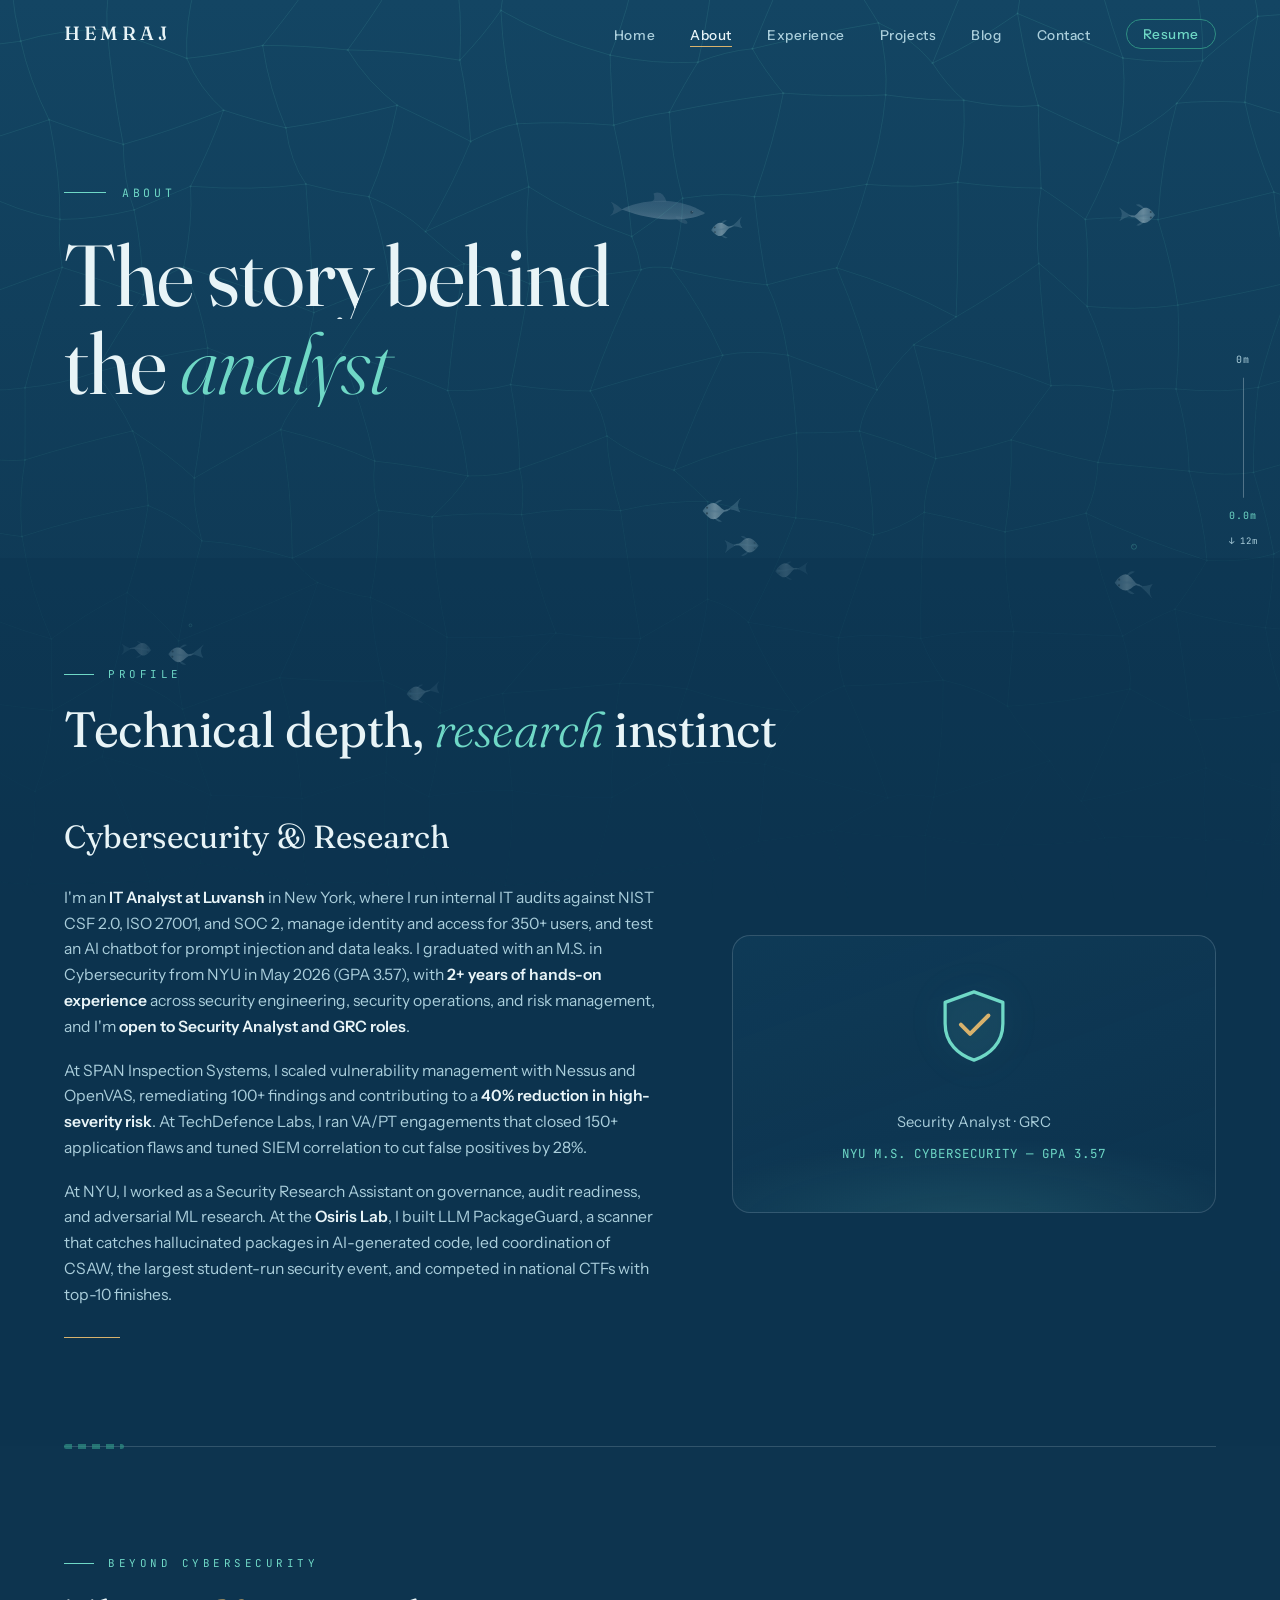
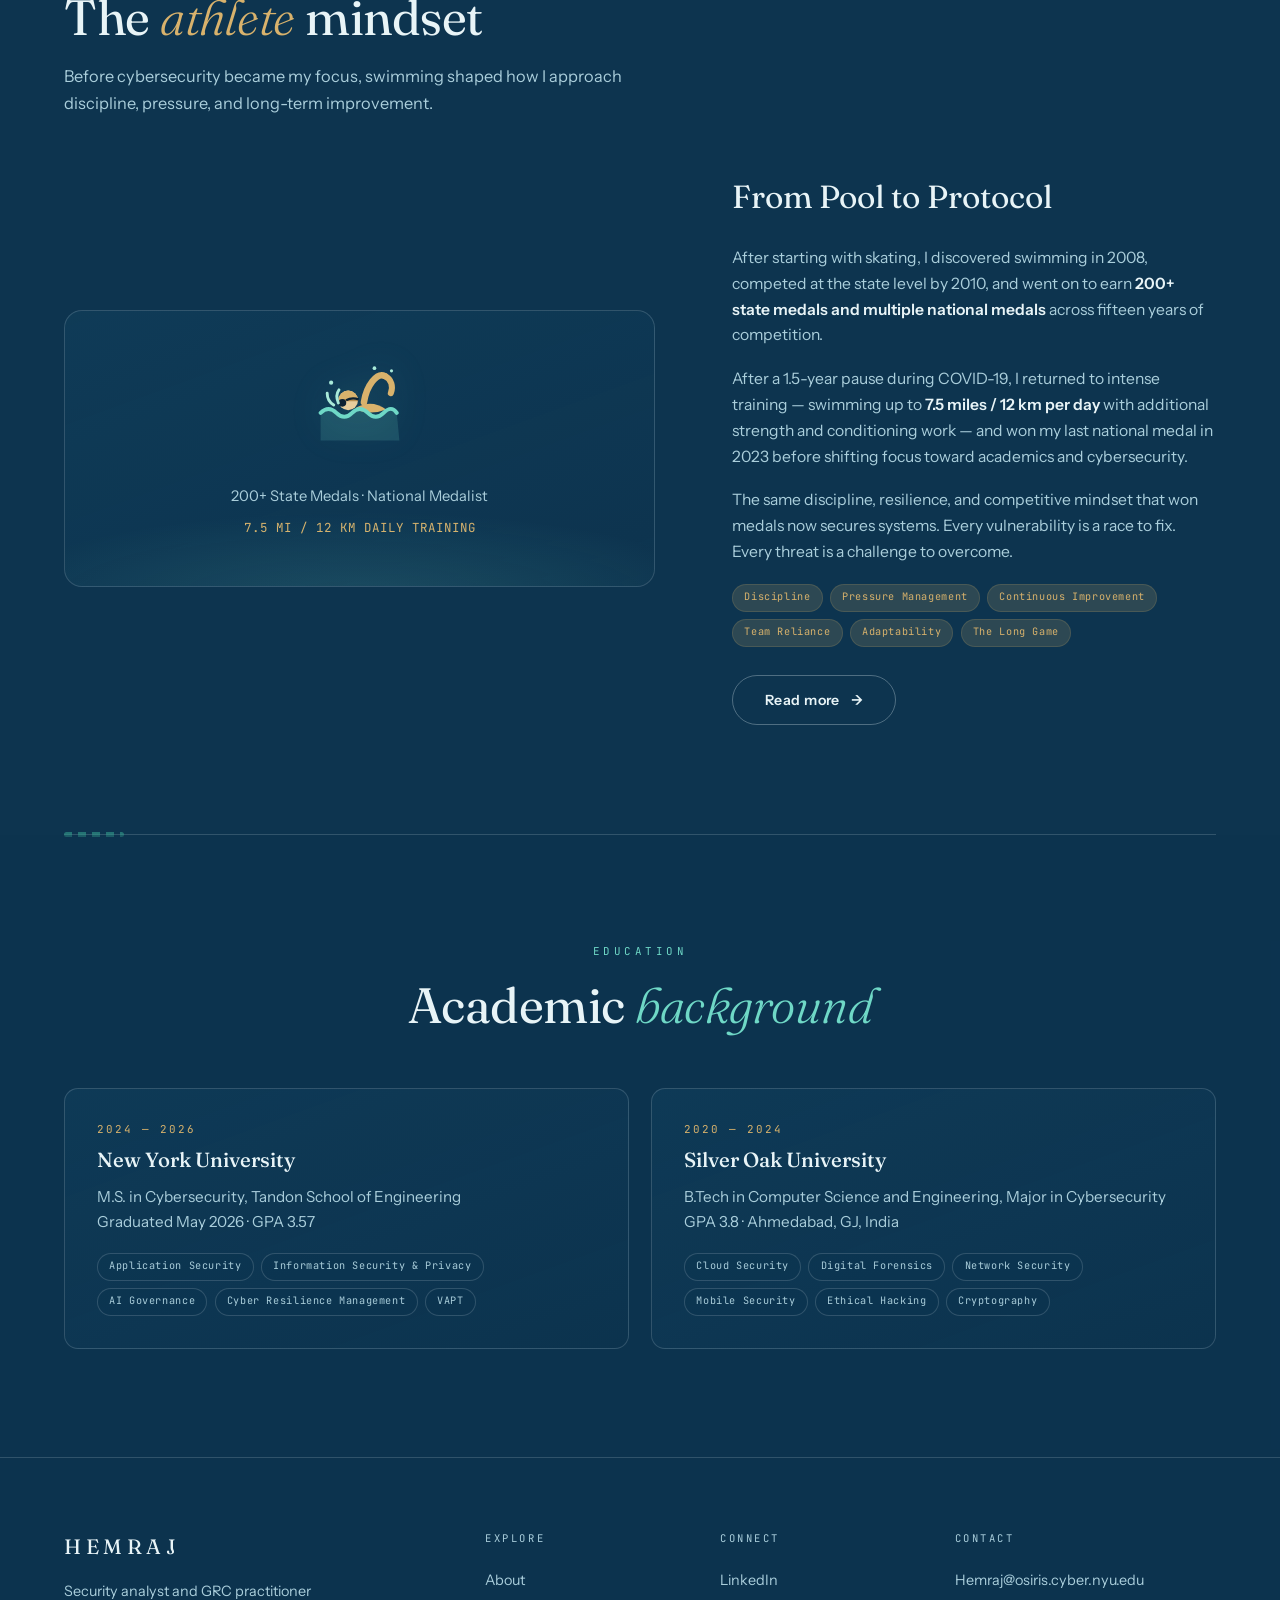
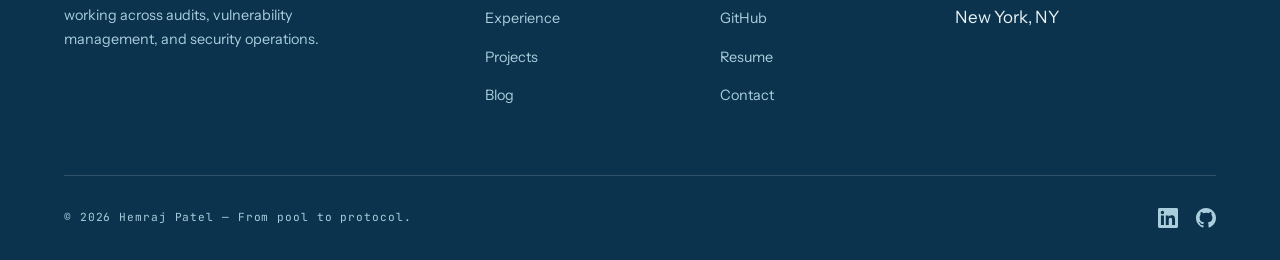
<file: about.html>
<!DOCTYPE html>
<html lang="en">
<head>
  <meta charset="UTF-8">
  <meta name="viewport" content="width=device-width, initial-scale=1.0">
  <title>About — Hemraj Patel</title>
  <meta name="description" content="Learn about Hemraj Patel's journey from competitive swimming to security analysis and GRC.">
  <meta name="theme-color" content="#134563">
  <link rel="canonical" href="https://hemrajpatel.me/about">
  <meta property="og:title" content="About — Hemraj Patel">
  <meta property="og:description" content="Learn about Hemraj Patel's journey from competitive swimming to security analysis and GRC.">
  <meta property="og:type" content="website">
  <meta property="og:site_name" content="Hemraj Patel">
  <meta property="og:url" content="https://hemrajpatel.me/about">
  <meta property="og:image" content="https://hemrajpatel.me/media/og-image.png">
  <meta property="og:image:width" content="1200">
  <meta property="og:image:height" content="630">
  <meta property="og:image:alt" content="Hemraj Patel — secures what matters.">
  <meta name="twitter:card" content="summary_large_image">
  <meta name="twitter:title" content="About — Hemraj Patel">
  <meta name="twitter:description" content="Learn about Hemraj Patel's journey from competitive swimming to security analysis and GRC.">
  <meta name="twitter:image" content="https://hemrajpatel.me/media/og-image.png">
  <link rel="icon" href="data:image/svg+xml,%3Csvg xmlns='http://www.w3.org/2000/svg' viewBox='0 0 64 64'%3E%3Crect width='64' height='64' rx='14' fill='%23081521'/%3E%3Cpath d='M32 8 L52 15 V30 C52 44 43 52 32 56 C21 52 12 44 12 30 V15 Z' fill='none' stroke='%236fd8c6' stroke-width='3.5' stroke-linejoin='round'/%3E%3Cpath d='M23 31 L29 37 L42 24' fill='none' stroke='%23d8b26c' stroke-width='4' stroke-linecap='round' stroke-linejoin='round'/%3E%3C/svg%3E">
  <link rel="stylesheet" href="css/style.css">
  <link rel="stylesheet" href="css/ui.css">
  <!-- the intro loader plays once per visit; later pages skip it -->
  <script>try { if (sessionStorage.getItem('hp-dived')) document.documentElement.classList.add('dived'); } catch (e) {}</script>
</head>
<body>
  <div class="loader">
    <div class="loader-text">HEMRAJ</div>
    <div class="loader-bar"></div>
  </div>

  <canvas id="caustics-canvas" aria-hidden="true"></canvas>

<nav class="navbar">
    <a href="./" class="nav-logo">HEMRAJ</a>
    <ul class="nav-links">
      <li><a href="./">Home</a></li>
      <li><a href="about" class="active">About</a></li>
      <li><a href="experience">Experience</a></li>
      <li><a href="projects">Projects</a></li>
      <li><a href="blog">Blog</a></li>
      <li><a href="contact">Contact</a></li>
      <li><a href="media/Hemraj_Patel_Resume.pdf" class="nav-resume" target="_blank" rel="noopener">Resume</a></li>
    </ul>
    <button class="mobile-menu-btn" aria-label="Toggle menu" aria-expanded="false">
      <svg width="24" height="24" fill="none" stroke="currentColor" stroke-width="2" viewBox="0 0 24 24"><path stroke-linecap="round" stroke-linejoin="round" d="M4 6h16M4 12h16M4 18h16"/></svg>
    </button>
  </nav>

  <header class="hero page-hero">
    <div class="hero-content">
      <div class="hero-label">About</div>
      <h1 class="hero-title">
        <span class="line"><span>The story behind</span></span>
        <span class="line"><span>the <em class="accent">analyst</em></span></span>
      </h1>
    </div>
  </header>

  <section class="section section-alt">
    <div class="section-header reveal">
      <span class="section-label">Profile</span>
      <h2 class="section-title">Technical depth, <em>research</em> instinct</h2>
    </div>
    <div class="split-layout">
      <div class="split-content reveal">
        <h3>Cybersecurity &amp; Research</h3>
        <p>I'm an <strong>IT Analyst at Luvansh</strong> in New York, where I run internal IT audits against NIST CSF 2.0, ISO 27001, and SOC 2, manage identity and access for 350+ users, and test an AI chatbot for prompt injection and data leaks. I graduated with an M.S. in Cybersecurity from NYU in May 2026 (GPA 3.57), with <strong>2+ years of hands-on experience</strong> across security engineering, security operations, and risk management, and I'm <strong>open to Security Analyst and GRC roles</strong>.</p>
        <p>At SPAN Inspection Systems, I scaled vulnerability management with Nessus and OpenVAS, remediating 100+ findings and contributing to a <strong>40% reduction in high-severity risk</strong>. At TechDefence Labs, I ran VA/PT engagements that closed 150+ application flaws and tuned SIEM correlation to cut false positives by 28%.</p>
        <p>At NYU, I worked as a Security Research Assistant on governance, audit readiness, and adversarial ML research. At the <strong>Osiris Lab</strong>, I built LLM PackageGuard, a scanner that catches hallucinated packages in AI-generated code, led coordination of CSAW, the largest student-run security event, and competed in national CTFs with top-10 finishes.</p>
        <div class="deco-line"></div>
      </div>
      <div class="split-visual reveal" style="--d: 0.15s;">
        <div class="icon">
          <svg viewBox="0 0 64 64" fill="none" xmlns="http://www.w3.org/2000/svg" role="img" aria-label="Security shield">
            <path d="M32 6 L54 14 V30 C54 45 44 54 32 58 C20 54 10 45 10 30 V14 Z" stroke="#6fd8c6" stroke-width="2.5" fill="rgba(111,216,198,0.08)" stroke-linejoin="round"/>
            <path d="M22 31 L29 38 L43 24" stroke="#d8b26c" stroke-width="3" stroke-linecap="round" stroke-linejoin="round"/>
          </svg>
        </div>
        <p>Security Analyst &middot; GRC</p>
        <p class="highlight">NYU M.S. CYBERSECURITY — GPA 3.57</p>
      </div>
    </div>
  </section>

  <div class="lane-divider"></div>

  <section class="section" id="athlete">
    <div class="section-header reveal">
      <span class="section-label">Beyond cybersecurity</span>
      <h2 class="section-title">The <em class="gold">athlete</em> mindset</h2>
      <p class="section-desc">Before cybersecurity became my focus, swimming shaped how I approach discipline, pressure, and long-term improvement.</p>
    </div>
    <div class="split-layout">
      <div class="split-visual reveal">
        <div class="icon">
          <svg viewBox="0 0 64 64" fill="none" xmlns="http://www.w3.org/2000/svg" role="img" aria-label="Freestyle swimmer">
            <!-- recovery arm: shoulder, high elbow, hand reaching over -->
            <path d="M35 33 C37 20, 45 10, 51 13" stroke="#d8b26c" stroke-width="5" stroke-linecap="round"/>
            <path d="M51 13 C56 15.5, 57.5 21, 55.5 26" stroke="#d8b26c" stroke-width="4.6" stroke-linecap="round"/>
            <!-- back breaking the surface -->
            <path d="M29 37 Q41 30.5 52 38.5 Q42 42.5 31 39.5 Z" fill="#d8b26c"/>
            <!-- head: swim cap, goggles, cheek in the water -->
            <circle cx="23" cy="31.5" r="7.5" fill="#e8ce9d"/>
            <path d="M15.5 31.5 A7.5 7.5 0 0 1 30.5 31.5 Z" fill="#d8b26c"/>
            <path d="M15.5 31.5 L30.5 31.5" stroke="#b98f4f" stroke-width="1.4"/>
            <circle cx="18.6" cy="33.4" r="2.9" fill="#0e2233"/>
            <path d="M21.4 31.4 Q26 29 30.9 30.8" stroke="#0e2233" stroke-width="1.8"/>
            <!-- water: filled, so the body sits IN it -->
            <path d="M2 41 q6 -6 12 0 t12 0 t12 0 t12 0 t10 0 L62 62 L2 62 Z" fill="rgba(111,216,198,0.16)"/>
            <path d="M2 41 q6 -6 12 0 t12 0 t12 0 t12 0 t10 0" stroke="#6fd8c6" stroke-width="3" stroke-linecap="round"/>
            <!-- splash + droplets -->
            <path d="M12 35 q-5 -3 -5 -9 M15.5 33.5 q-2.5 -6 0.5 -10" stroke="#a9ead9" stroke-width="2.2" stroke-linecap="round"/>
            <circle cx="10" cy="18" r="1.6" fill="#a9ead9"/>
            <circle cx="43" cy="7" r="1.4" fill="#a9ead9"/>
            <circle cx="56" cy="9" r="1.2" fill="#a9ead9"/>
          </svg>
        </div>
        <p>200+ State Medals &middot; National Medalist</p>
        <p class="highlight gold">7.5 MI / 12 KM DAILY TRAINING</p>
      </div>
      <div class="split-content reveal" style="--d: 0.15s;">
        <h3>From Pool to Protocol</h3>
        <p>After starting with skating, I discovered swimming in 2008, competed at the state level by 2010, and went on to earn <strong>200+ state medals and multiple national medals</strong> across fifteen years of competition.</p>
        <p>After a 1.5-year pause during COVID-19, I returned to intense training — swimming up to <strong>7.5 miles / 12 km per day</strong> with additional strength and conditioning work — and won my last national medal in 2023 before shifting focus toward academics and cybersecurity.</p>
        <p>The same discipline, resilience, and competitive mindset that won medals now secures systems. Every vulnerability is a race to fix. Every threat is a challenge to overcome.</p>
        <div class="card-tags" style="margin-bottom: 1.8rem;">
          <span class="tag gold">Discipline</span>
          <span class="tag gold">Pressure Management</span>
          <span class="tag gold">Continuous Improvement</span>
          <span class="tag gold">Team Reliance</span>
          <span class="tag gold">Adaptability</span>
          <span class="tag gold">The Long Game</span>
        </div>
        <button type="button" class="btn btn-outline" data-modal="athletics-journey">Read more <span class="arrow">→</span></button>
      </div>
    </div>
  </section>

  <div class="lane-divider"></div>

  <section class="section section-alt">
    <div class="section-header center reveal">
      <span class="section-label">Education</span>
      <h2 class="section-title">Academic <em>background</em></h2>
    </div>
    <div class="grid-2 stagger-children">
      <div class="card reveal">
        <div class="timeline-date">2024 — 2026</div>
        <div class="card-title">New York University</div>
        <p class="card-text">M.S. in Cybersecurity, Tandon School of Engineering<br>Graduated May 2026 &middot; GPA 3.57</p>
        <div class="card-tags">
          <span class="tag">Application Security</span>
          <span class="tag">Information Security &amp; Privacy</span>
          <span class="tag">AI Governance</span>
          <span class="tag">Cyber Resilience Management</span>
          <span class="tag">VAPT</span>
        </div>
      </div>
      <div class="card reveal">
        <div class="timeline-date">2020 — 2024</div>
        <div class="card-title">Silver Oak University</div>
        <p class="card-text">B.Tech in Computer Science and Engineering, Major in Cybersecurity<br>GPA 3.8 &middot; Ahmedabad, GJ, India</p>
        <div class="card-tags">
          <span class="tag">Cloud Security</span>
          <span class="tag">Digital Forensics</span>
          <span class="tag">Network Security</span>
          <span class="tag">Mobile Security</span>
          <span class="tag">Ethical Hacking</span>
          <span class="tag">Cryptography</span>
        </div>
      </div>
    </div>
  </section>

<footer class="footer">
    <div class="footer-content">
      <div>
        <div class="footer-brand">HEMRAJ</div>
        <p class="footer-desc">Security analyst and GRC practitioner working across audits, vulnerability management, and security operations.</p>
      </div>
      <div>
        <div class="footer-heading">Explore</div>
        <ul class="footer-links">
          <li><a href="about">About</a></li>
          <li><a href="experience">Experience</a></li>
          <li><a href="projects">Projects</a></li>
          <li><a href="blog">Blog</a></li>
        </ul>
      </div>
      <div>
        <div class="footer-heading">Connect</div>
        <ul class="footer-links">
          <li><a href="https://www.linkedin.com/in/hemraj-patel/" target="_blank" rel="noopener">LinkedIn</a></li>
          <li><a href="https://github.com/Hemraj-Patel" target="_blank" rel="noopener">GitHub</a></li>
          <li><a href="media/Hemraj_Patel_Resume.pdf" target="_blank" rel="noopener">Resume</a></li>
          <li><a href="contact">Contact</a></li>
        </ul>
      </div>
      <div>
        <div class="footer-heading">Contact</div>
        <ul class="footer-links">
          <li><a href="mailto:Hemraj@osiris.cyber.nyu.edu">Hemraj@osiris.cyber.nyu.edu</a></li>
          <li>New York, NY</li>
        </ul>
      </div>
    </div>
    <div class="footer-bottom">
      <div class="footer-copyright">&copy; 2026 Hemraj Patel — From pool to protocol.</div>
      <div class="footer-social">
        <a href="https://www.linkedin.com/in/hemraj-patel/" target="_blank" rel="noopener" aria-label="LinkedIn">
          <svg width="20" height="20" fill="currentColor" viewBox="0 0 24 24"><path d="M20.447 20.452h-3.554v-5.569c0-1.328-.027-3.037-1.852-3.037-1.853 0-2.136 1.445-2.136 2.939v5.667H9.351V9h3.414v1.561h.046c.477-.9 1.637-1.85 3.37-1.85 3.601 0 4.267 2.37 4.267 5.455v6.286zM5.337 7.433a2.062 2.062 0 01-2.063-2.065 2.064 2.064 0 112.063 2.065zm1.782 13.019H3.555V9h3.564v11.452zM22.225 0H1.771C.792 0 0 .774 0 1.729v20.542C0 23.227.792 24 1.771 24h20.451C23.2 24 24 23.227 24 22.271V1.729C24 .774 23.2 0 22.222 0h.003z"/></svg>
        </a>
        <a href="https://github.com/Hemraj-Patel" target="_blank" rel="noopener" aria-label="GitHub">
          <svg width="20" height="20" fill="currentColor" viewBox="0 0 24 24"><path d="M12 0C5.374 0 0 5.373 0 12c0 5.302 3.438 9.8 8.207 11.387.599.111.793-.261.793-.577v-2.234c-3.338.726-4.033-1.416-4.033-1.416-.546-1.387-1.333-1.756-1.333-1.756-1.089-.745.083-.729.083-.729 1.205.084 1.839 1.237 1.839 1.237 1.07 1.834 2.807 1.304 3.492.997.107-.775.418-1.305.762-1.604-2.665-.305-5.467-1.334-5.467-5.931 0-1.311.469-2.381 1.236-3.221-.124-.303-.535-1.524.117-3.176 0 0 1.008-.322 3.301 1.23A11.509 11.509 0 0112 5.803c1.02.005 2.047.138 3.006.404 2.291-1.552 3.297-1.23 3.297-1.23.653 1.653.242 2.874.118 3.176.77.84 1.235 1.911 1.235 3.221 0 4.609-2.807 5.624-5.479 5.921.43.372.823 1.102.823 2.222v3.293c0 .319.192.694.801.576C20.566 21.797 24 17.3 24 12c0-6.627-5.373-12-12-12z"/></svg>
        </a>
      </div>
    </div>
  </footer>

  <script src="js/modal-data.js"></script>
  <script src="js/main.js"></script>
  <!-- GoatCounter analytics: privacy-friendly, no cookies -->
  <script data-goatcounter="https://hemrajpatel.goatcounter.com/count"
        async src="//gc.zgo.at/count.js"></script>
</body>
</html>
</file>
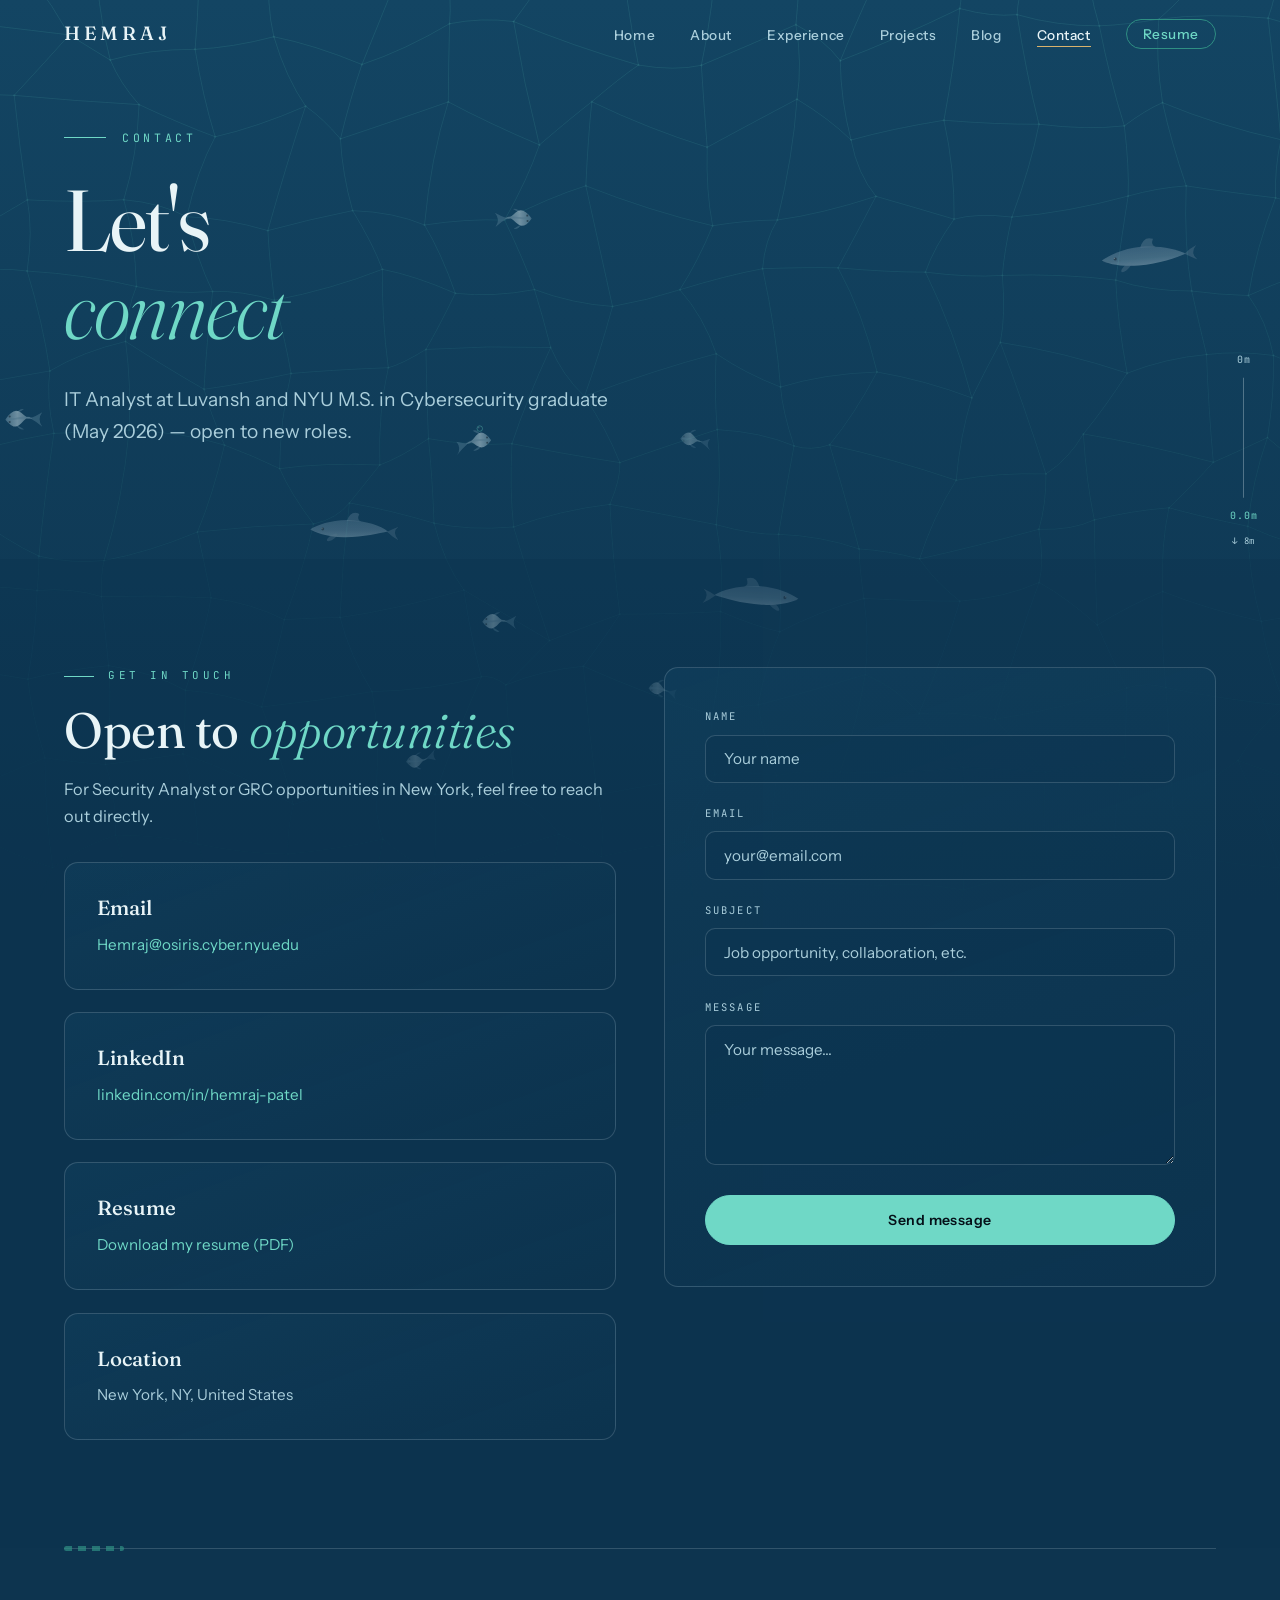
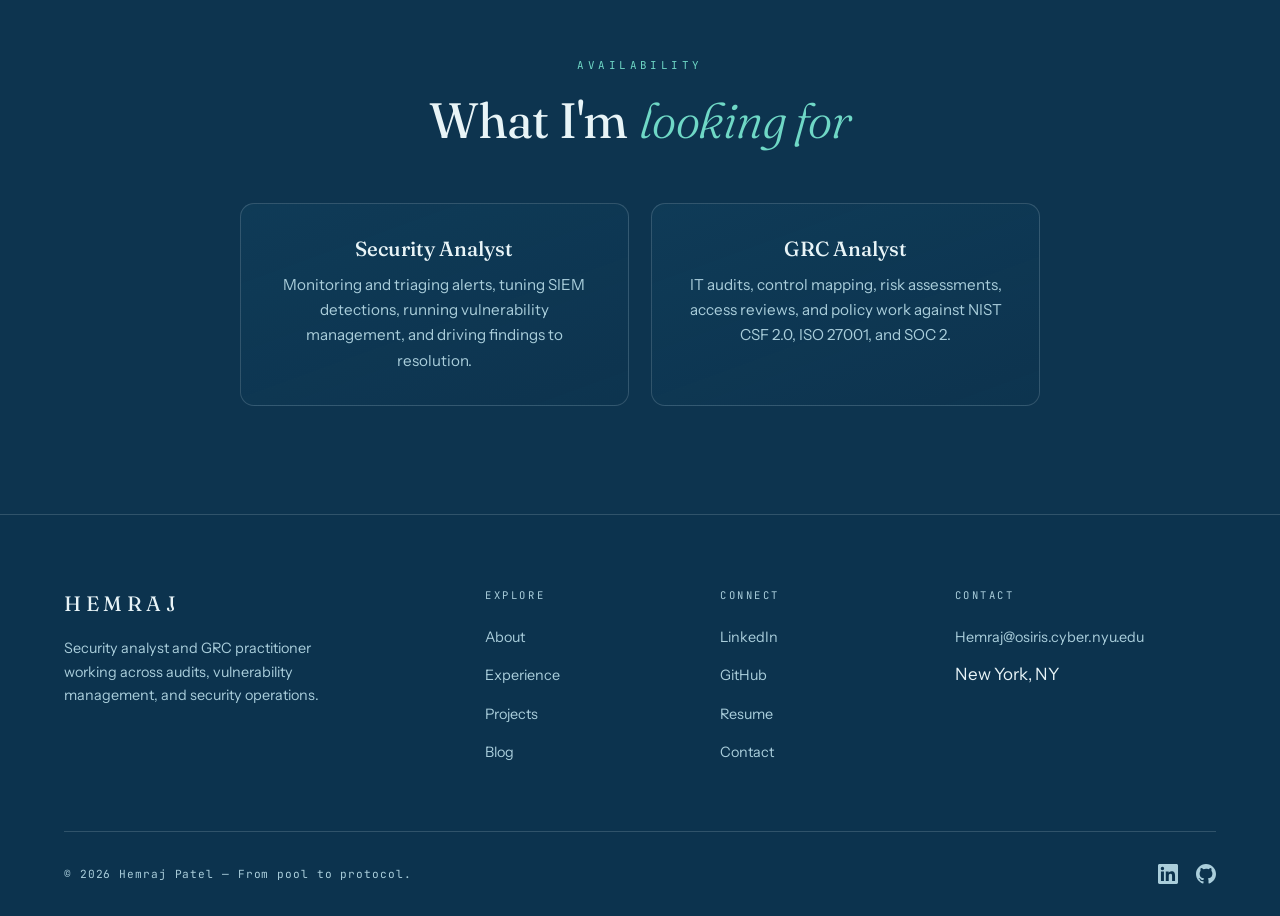
<file: contact.html>
<!DOCTYPE html>
<html lang="en">
<head>
  <meta charset="UTF-8">
  <meta name="viewport" content="width=device-width, initial-scale=1.0">
  <title>Contact — Hemraj Patel</title>
  <meta name="description" content="Get in touch with Hemraj Patel for cybersecurity opportunities, collaborations, and research.">
  <meta name="theme-color" content="#134563">
  <link rel="canonical" href="https://hemrajpatel.me/contact">
  <meta property="og:title" content="Contact — Hemraj Patel">
  <meta property="og:description" content="Get in touch with Hemraj Patel for cybersecurity opportunities, collaborations, and research.">
  <meta property="og:type" content="website">
  <meta property="og:site_name" content="Hemraj Patel">
  <meta property="og:url" content="https://hemrajpatel.me/contact">
  <meta property="og:image" content="https://hemrajpatel.me/media/og-image.png">
  <meta property="og:image:width" content="1200">
  <meta property="og:image:height" content="630">
  <meta property="og:image:alt" content="Hemraj Patel — secures what matters.">
  <meta name="twitter:card" content="summary_large_image">
  <meta name="twitter:title" content="Contact — Hemraj Patel">
  <meta name="twitter:description" content="Get in touch with Hemraj Patel for cybersecurity opportunities, collaborations, and research.">
  <meta name="twitter:image" content="https://hemrajpatel.me/media/og-image.png">
  <link rel="icon" href="data:image/svg+xml,%3Csvg xmlns='http://www.w3.org/2000/svg' viewBox='0 0 64 64'%3E%3Crect width='64' height='64' rx='14' fill='%23081521'/%3E%3Cpath d='M32 8 L52 15 V30 C52 44 43 52 32 56 C21 52 12 44 12 30 V15 Z' fill='none' stroke='%236fd8c6' stroke-width='3.5' stroke-linejoin='round'/%3E%3Cpath d='M23 31 L29 37 L42 24' fill='none' stroke='%23d8b26c' stroke-width='4' stroke-linecap='round' stroke-linejoin='round'/%3E%3C/svg%3E">
  <link rel="stylesheet" href="css/style.css">
  <link rel="stylesheet" href="css/ui.css">
  <!-- the intro loader plays once per visit; later pages skip it -->
  <script>try { if (sessionStorage.getItem('hp-dived')) document.documentElement.classList.add('dived'); } catch (e) {}</script>
</head>
<body>
  <div class="loader">
    <div class="loader-text">HEMRAJ</div>
    <div class="loader-bar"></div>
  </div>

  <canvas id="caustics-canvas" aria-hidden="true"></canvas>

<nav class="navbar">
    <a href="./" class="nav-logo">HEMRAJ</a>
    <ul class="nav-links">
      <li><a href="./">Home</a></li>
      <li><a href="about">About</a></li>
      <li><a href="experience">Experience</a></li>
      <li><a href="projects">Projects</a></li>
      <li><a href="blog">Blog</a></li>
      <li><a href="contact" class="active">Contact</a></li>
      <li><a href="media/Hemraj_Patel_Resume.pdf" class="nav-resume" target="_blank" rel="noopener">Resume</a></li>
    </ul>
    <button class="mobile-menu-btn" aria-label="Toggle menu" aria-expanded="false">
      <svg width="24" height="24" fill="none" stroke="currentColor" stroke-width="2" viewBox="0 0 24 24"><path stroke-linecap="round" stroke-linejoin="round" d="M4 6h16M4 12h16M4 18h16"/></svg>
    </button>
  </nav>

  <header class="hero page-hero">
    <div class="hero-content">
      <div class="hero-label">Contact</div>
      <h1 class="hero-title">
        <span class="line"><span>Let's</span></span>
        <span class="line"><span><em class="accent">connect</em></span></span>
      </h1>
      <p class="hero-subtitle">IT Analyst at Luvansh and NYU M.S. in Cybersecurity graduate (May 2026) — open to new roles.</p>
    </div>
  </header>

  <section class="section section-alt">
    <div class="grid-2" style="align-items: start; gap: 3rem;">
      <div class="reveal">
        <div class="section-header" style="margin-bottom: 2rem;">
          <span class="section-label">Get in touch</span>
          <h2 class="section-title">Open to <em>opportunities</em></h2>
          <p class="section-desc">For Security Analyst or GRC opportunities in New York, feel free to reach out directly.</p>
        </div>
        <div class="card" style="margin-bottom: 1.4rem;">
          <div class="card-title">Email</div>
          <p class="card-text"><a href="mailto:Hemraj@osiris.cyber.nyu.edu" class="link-underline">Hemraj@osiris.cyber.nyu.edu</a></p>
        </div>
        <div class="card" style="margin-bottom: 1.4rem;">
          <div class="card-title">LinkedIn</div>
          <p class="card-text"><a href="https://www.linkedin.com/in/hemraj-patel/" target="_blank" rel="noopener" class="link-underline">linkedin.com/in/hemraj-patel</a></p>
        </div>
        <div class="card" style="margin-bottom: 1.4rem;">
          <div class="card-title">Resume</div>
          <p class="card-text"><a href="media/Hemraj_Patel_Resume.pdf" target="_blank" rel="noopener" class="link-underline">Download my resume (PDF)</a></p>
        </div>
        <div class="card">
          <div class="card-title">Location</div>
          <p class="card-text">New York, NY, United States</p>
        </div>
      </div>
      <div class="reveal" style="--d: 0.15s;">
        <form id="contact-form" class="card" style="padding: 2.5rem;">
          <!-- honeypot: invisible to humans, bots fill it and get silently ignored -->
          <input type="text" name="company" tabindex="-1" autocomplete="off" aria-hidden="true" style="position: absolute; left: -9999px; width: 1px; height: 1px; opacity: 0;">
          <div class="form-group">
            <label class="form-label" for="name">Name</label>
            <input type="text" id="name" name="name" class="form-input" placeholder="Your name" required>
          </div>
          <div class="form-group">
            <label class="form-label" for="email">Email</label>
            <input type="email" id="email" name="email" class="form-input" placeholder="your@email.com" required>
          </div>
          <div class="form-group">
            <label class="form-label" for="subject">Subject</label>
            <input type="text" id="subject" name="subject" class="form-input" placeholder="Job opportunity, collaboration, etc.">
          </div>
          <div class="form-group">
            <label class="form-label" for="message">Message</label>
            <textarea id="message" name="message" class="form-input" placeholder="Your message..." required></textarea>
          </div>
          <button type="submit" class="btn btn-primary" style="width: 100%; justify-content: center;">Send message</button>
        </form>
      </div>
    </div>
  </section>

  <div class="lane-divider"></div>

  <section class="section">
    <div class="section-header center reveal">
      <span class="section-label">Availability</span>
      <h2 class="section-title">What I'm <em>looking for</em></h2>
    </div>
    <div class="grid-2 stagger-children max-800">
      <div class="card reveal text-center">
        <div class="card-title">Security Analyst</div>
        <p class="card-text">Monitoring and triaging alerts, tuning SIEM detections, running vulnerability management, and driving findings to resolution.</p>
      </div>
      <div class="card reveal text-center">
        <div class="card-title">GRC Analyst</div>
        <p class="card-text">IT audits, control mapping, risk assessments, access reviews, and policy work against NIST CSF 2.0, ISO 27001, and SOC 2.</p>
      </div>
    </div>
  </section>

<footer class="footer">
    <div class="footer-content">
      <div>
        <div class="footer-brand">HEMRAJ</div>
        <p class="footer-desc">Security analyst and GRC practitioner working across audits, vulnerability management, and security operations.</p>
      </div>
      <div>
        <div class="footer-heading">Explore</div>
        <ul class="footer-links">
          <li><a href="about">About</a></li>
          <li><a href="experience">Experience</a></li>
          <li><a href="projects">Projects</a></li>
          <li><a href="blog">Blog</a></li>
        </ul>
      </div>
      <div>
        <div class="footer-heading">Connect</div>
        <ul class="footer-links">
          <li><a href="https://www.linkedin.com/in/hemraj-patel/" target="_blank" rel="noopener">LinkedIn</a></li>
          <li><a href="https://github.com/Hemraj-Patel" target="_blank" rel="noopener">GitHub</a></li>
          <li><a href="media/Hemraj_Patel_Resume.pdf" target="_blank" rel="noopener">Resume</a></li>
          <li><a href="contact">Contact</a></li>
        </ul>
      </div>
      <div>
        <div class="footer-heading">Contact</div>
        <ul class="footer-links">
          <li><a href="mailto:Hemraj@osiris.cyber.nyu.edu">Hemraj@osiris.cyber.nyu.edu</a></li>
          <li>New York, NY</li>
        </ul>
      </div>
    </div>
    <div class="footer-bottom">
      <div class="footer-copyright">&copy; 2026 Hemraj Patel — From pool to protocol.</div>
      <div class="footer-social">
        <a href="https://www.linkedin.com/in/hemraj-patel/" target="_blank" rel="noopener" aria-label="LinkedIn">
          <svg width="20" height="20" fill="currentColor" viewBox="0 0 24 24"><path d="M20.447 20.452h-3.554v-5.569c0-1.328-.027-3.037-1.852-3.037-1.853 0-2.136 1.445-2.136 2.939v5.667H9.351V9h3.414v1.561h.046c.477-.9 1.637-1.85 3.37-1.85 3.601 0 4.267 2.37 4.267 5.455v6.286zM5.337 7.433a2.062 2.062 0 01-2.063-2.065 2.064 2.064 0 112.063 2.065zm1.782 13.019H3.555V9h3.564v11.452zM22.225 0H1.771C.792 0 0 .774 0 1.729v20.542C0 23.227.792 24 1.771 24h20.451C23.2 24 24 23.227 24 22.271V1.729C24 .774 23.2 0 22.222 0h.003z"/></svg>
        </a>
        <a href="https://github.com/Hemraj-Patel" target="_blank" rel="noopener" aria-label="GitHub">
          <svg width="20" height="20" fill="currentColor" viewBox="0 0 24 24"><path d="M12 0C5.374 0 0 5.373 0 12c0 5.302 3.438 9.8 8.207 11.387.599.111.793-.261.793-.577v-2.234c-3.338.726-4.033-1.416-4.033-1.416-.546-1.387-1.333-1.756-1.333-1.756-1.089-.745.083-.729.083-.729 1.205.084 1.839 1.237 1.839 1.237 1.07 1.834 2.807 1.304 3.492.997.107-.775.418-1.305.762-1.604-2.665-.305-5.467-1.334-5.467-5.931 0-1.311.469-2.381 1.236-3.221-.124-.303-.535-1.524.117-3.176 0 0 1.008-.322 3.301 1.23A11.509 11.509 0 0112 5.803c1.02.005 2.047.138 3.006.404 2.291-1.552 3.297-1.23 3.297-1.23.653 1.653.242 2.874.118 3.176.77.84 1.235 1.911 1.235 3.221 0 4.609-2.807 5.624-5.479 5.921.43.372.823 1.102.823 2.222v3.293c0 .319.192.694.801.576C20.566 21.797 24 17.3 24 12c0-6.627-5.373-12-12-12z"/></svg>
        </a>
      </div>
    </div>
  </footer>

  <script src="js/modal-data.js"></script>
  <script src="js/main.js"></script>
  <!-- GoatCounter analytics: privacy-friendly, no cookies -->
  <script data-goatcounter="https://hemrajpatel.goatcounter.com/count"
        async src="//gc.zgo.at/count.js"></script>
</body>
</html>
</file>
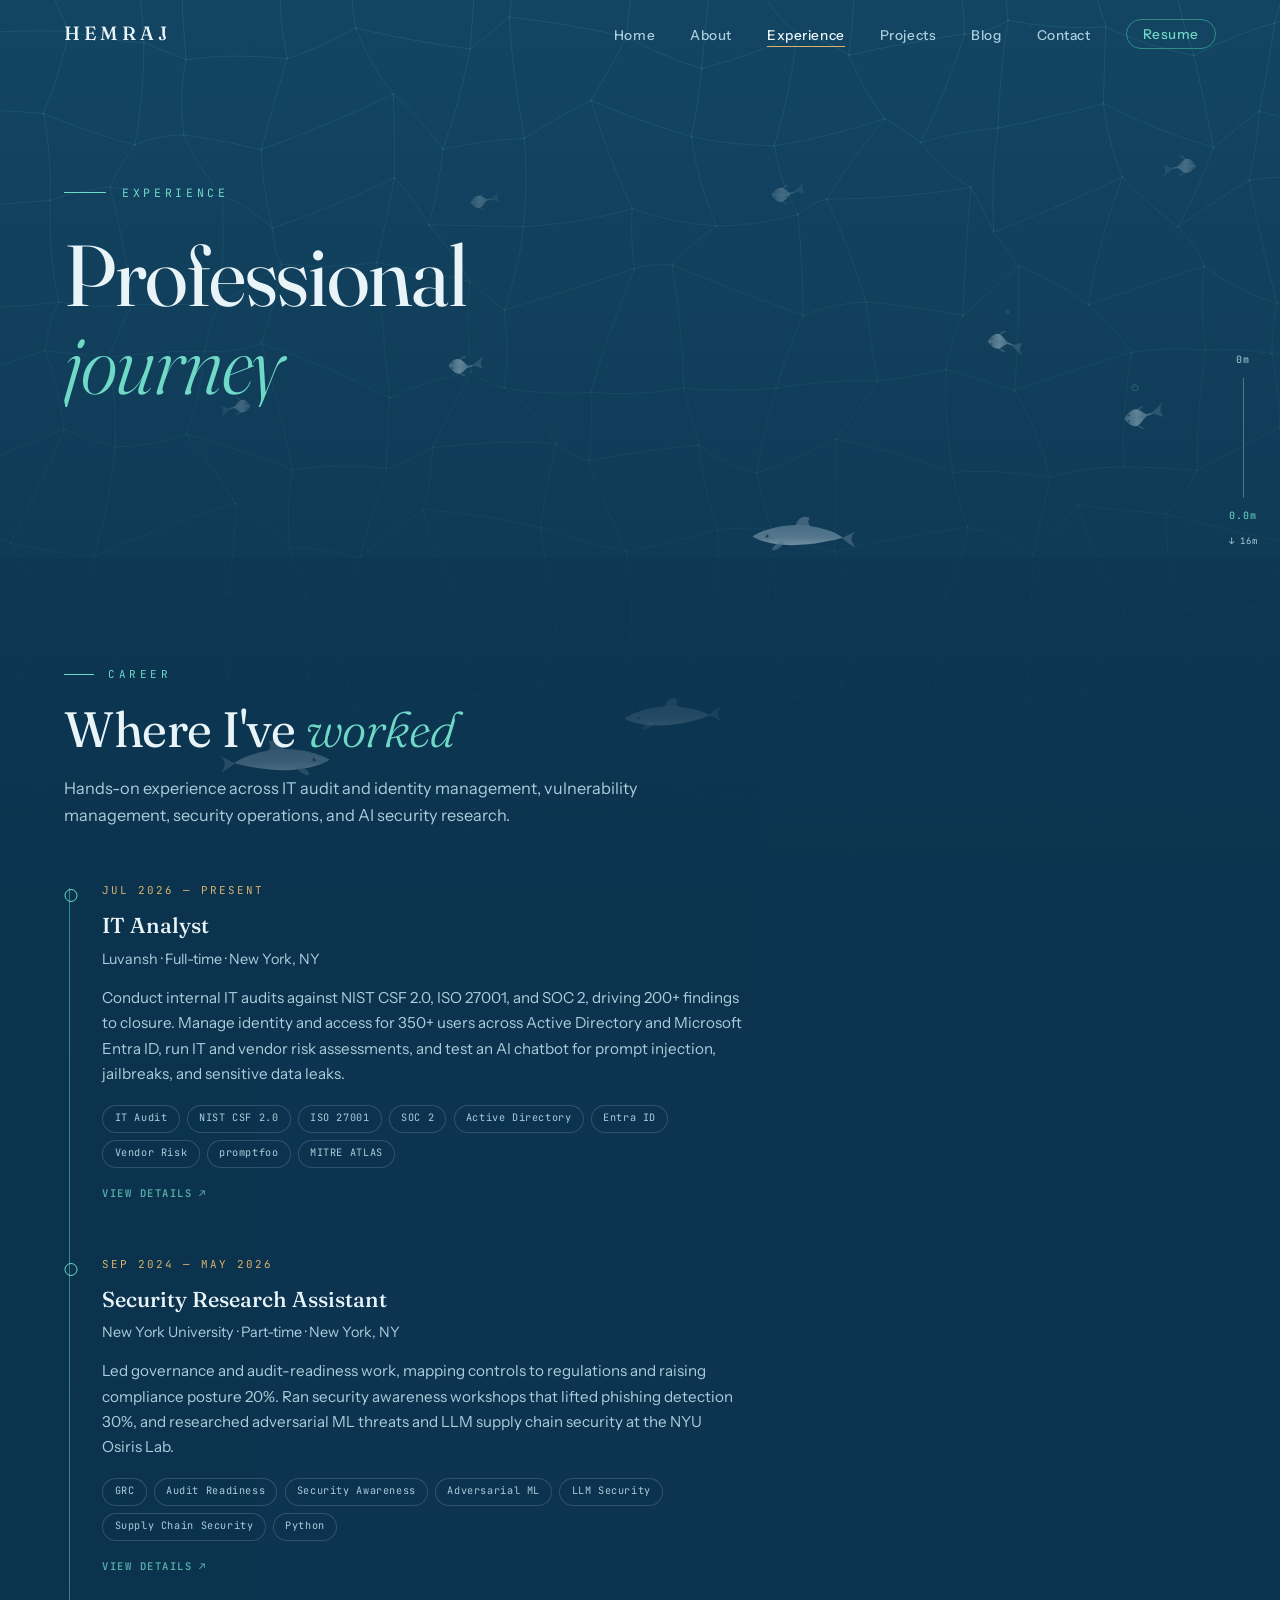
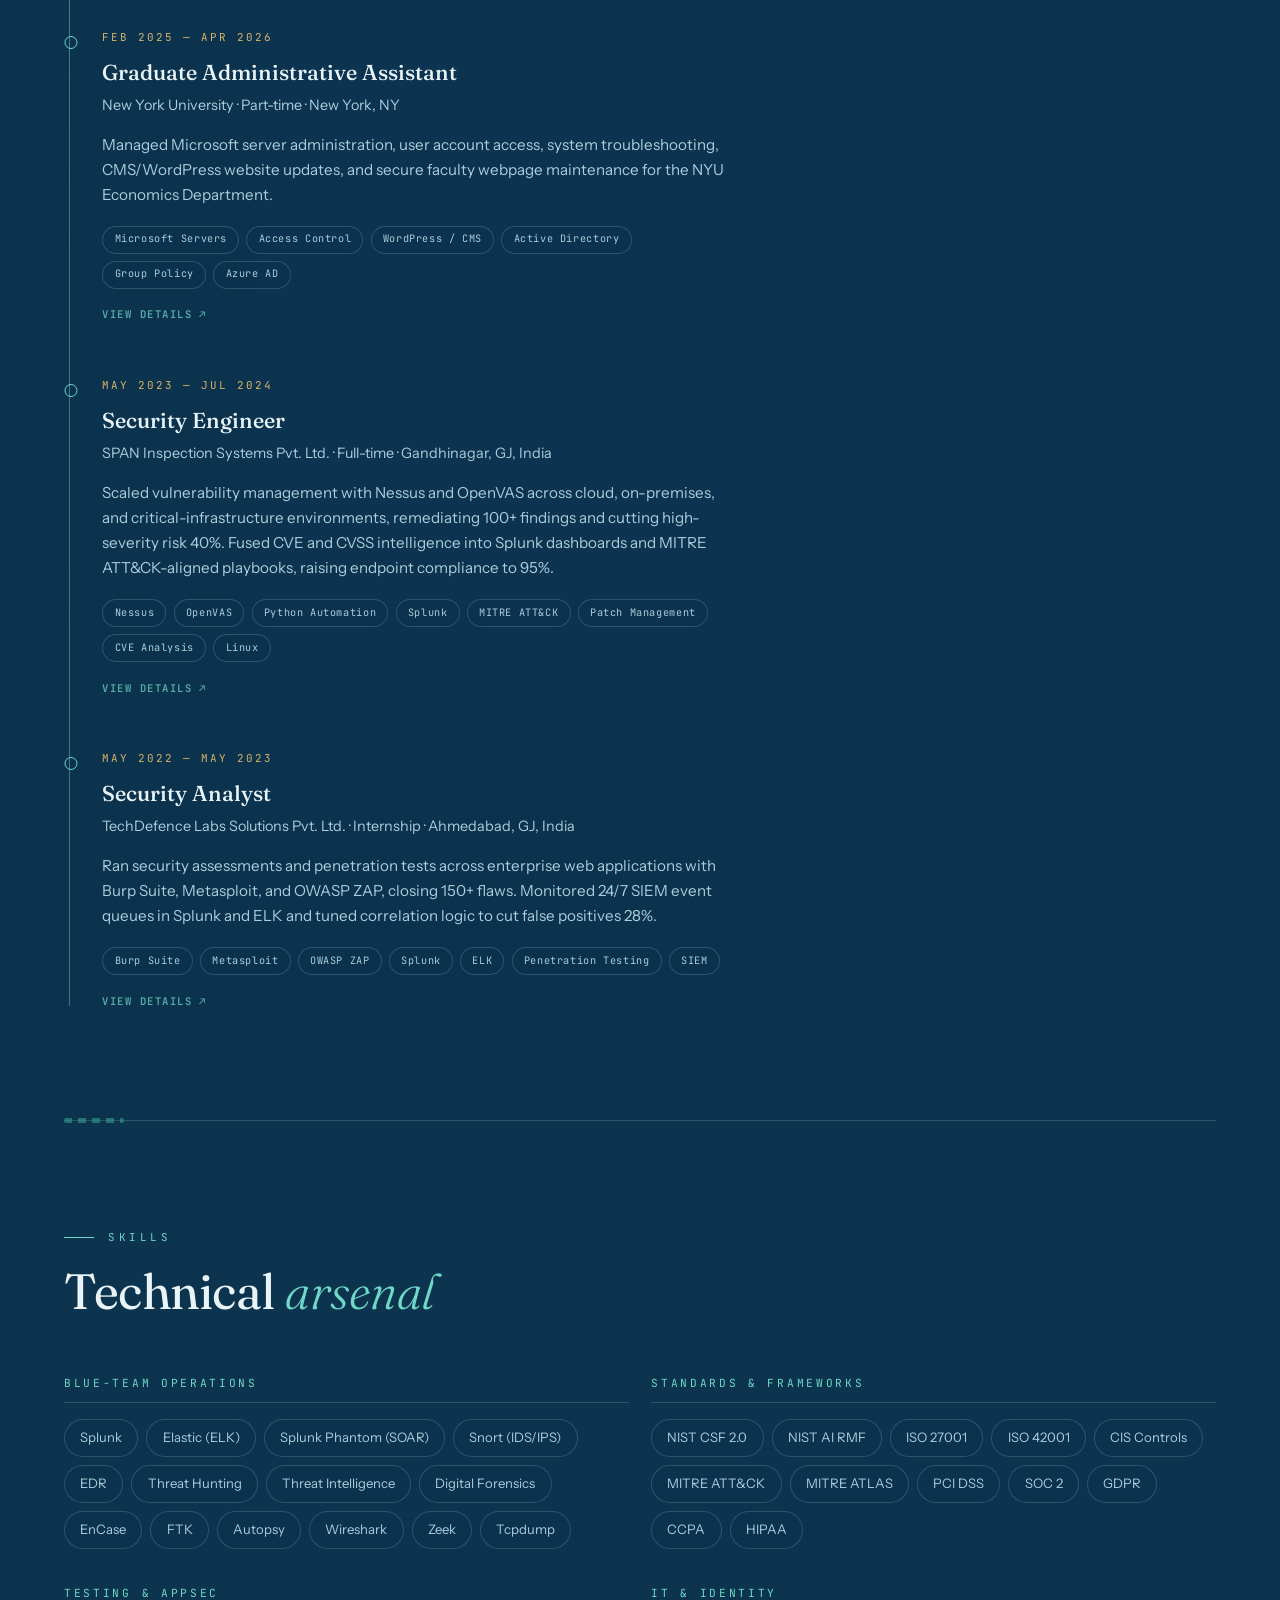
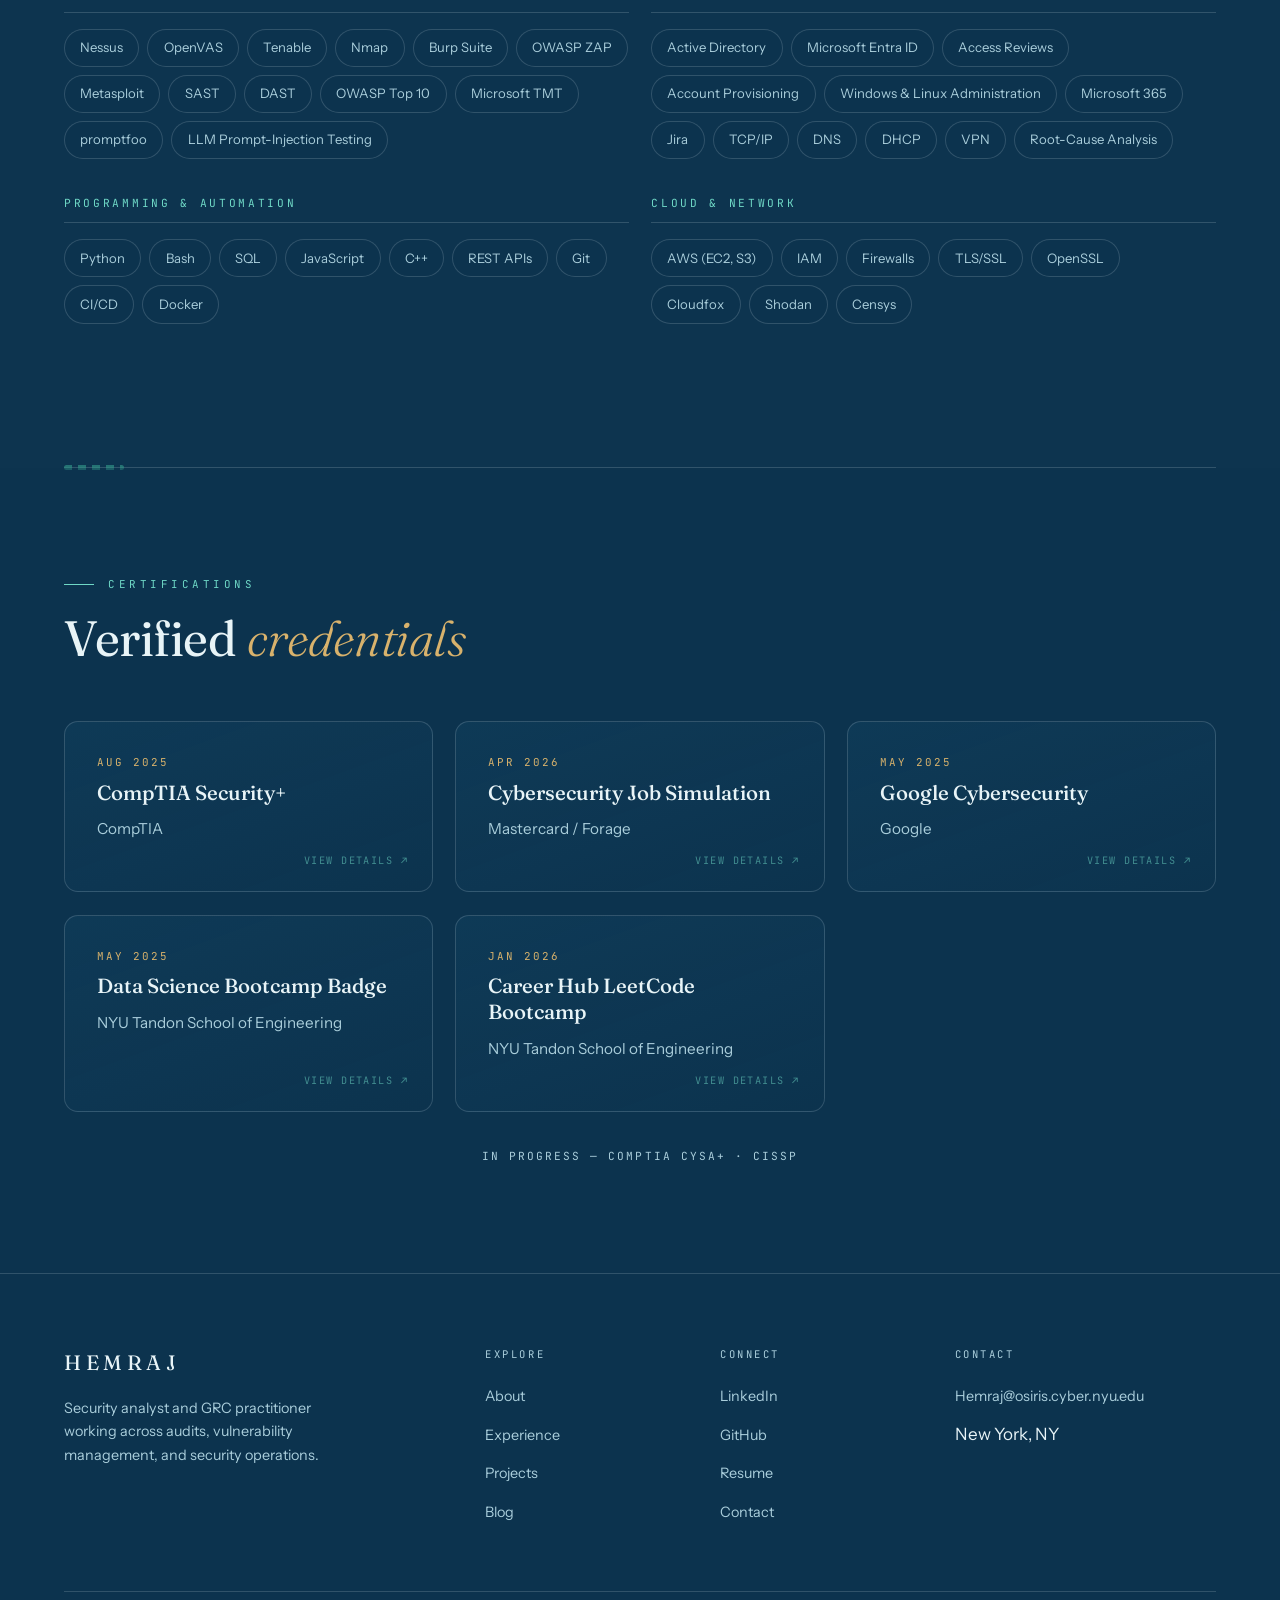
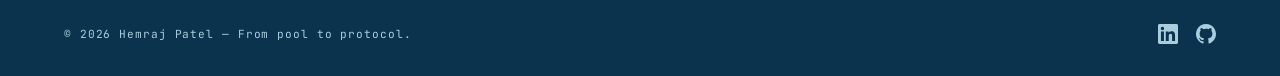
<file: experience.html>
<!DOCTYPE html>
<html lang="en">
<head>
  <meta charset="UTF-8">
  <meta name="viewport" content="width=device-width, initial-scale=1.0">
  <title>Experience — Hemraj Patel</title>
  <meta name="description" content="Hemraj Patel's professional experience in IT audit, identity and access management, vulnerability management, and security operations.">
  <meta name="theme-color" content="#134563">
  <link rel="canonical" href="https://hemrajpatel.me/experience">
  <meta property="og:title" content="Experience — Hemraj Patel">
  <meta property="og:description" content="Hemraj Patel's professional experience in IT audit, identity and access management, vulnerability management, and security operations.">
  <meta property="og:type" content="website">
  <meta property="og:site_name" content="Hemraj Patel">
  <meta property="og:url" content="https://hemrajpatel.me/experience">
  <meta property="og:image" content="https://hemrajpatel.me/media/og-image.png">
  <meta property="og:image:width" content="1200">
  <meta property="og:image:height" content="630">
  <meta property="og:image:alt" content="Hemraj Patel — secures what matters.">
  <meta name="twitter:card" content="summary_large_image">
  <meta name="twitter:title" content="Experience — Hemraj Patel">
  <meta name="twitter:description" content="Hemraj Patel's professional experience in IT audit, identity and access management, vulnerability management, and security operations.">
  <meta name="twitter:image" content="https://hemrajpatel.me/media/og-image.png">
  <link rel="icon" href="data:image/svg+xml,%3Csvg xmlns='http://www.w3.org/2000/svg' viewBox='0 0 64 64'%3E%3Crect width='64' height='64' rx='14' fill='%23081521'/%3E%3Cpath d='M32 8 L52 15 V30 C52 44 43 52 32 56 C21 52 12 44 12 30 V15 Z' fill='none' stroke='%236fd8c6' stroke-width='3.5' stroke-linejoin='round'/%3E%3Cpath d='M23 31 L29 37 L42 24' fill='none' stroke='%23d8b26c' stroke-width='4' stroke-linecap='round' stroke-linejoin='round'/%3E%3C/svg%3E">
  <link rel="stylesheet" href="css/style.css">
  <link rel="stylesheet" href="css/ui.css">
  <!-- the intro loader plays once per visit; later pages skip it -->
  <script>try { if (sessionStorage.getItem('hp-dived')) document.documentElement.classList.add('dived'); } catch (e) {}</script>
</head>
<body>
  <div class="loader">
    <div class="loader-text">HEMRAJ</div>
    <div class="loader-bar"></div>
  </div>

  <canvas id="caustics-canvas" aria-hidden="true"></canvas>

<nav class="navbar">
    <a href="./" class="nav-logo">HEMRAJ</a>
    <ul class="nav-links">
      <li><a href="./">Home</a></li>
      <li><a href="about">About</a></li>
      <li><a href="experience" class="active">Experience</a></li>
      <li><a href="projects">Projects</a></li>
      <li><a href="blog">Blog</a></li>
      <li><a href="contact">Contact</a></li>
      <li><a href="media/Hemraj_Patel_Resume.pdf" class="nav-resume" target="_blank" rel="noopener">Resume</a></li>
    </ul>
    <button class="mobile-menu-btn" aria-label="Toggle menu" aria-expanded="false">
      <svg width="24" height="24" fill="none" stroke="currentColor" stroke-width="2" viewBox="0 0 24 24"><path stroke-linecap="round" stroke-linejoin="round" d="M4 6h16M4 12h16M4 18h16"/></svg>
    </button>
  </nav>

  <header class="hero page-hero">
    <div class="hero-content">
      <div class="hero-label">Experience</div>
      <h1 class="hero-title">
        <span class="line"><span>Professional</span></span>
        <span class="line"><span><em class="accent">journey</em></span></span>
      </h1>
    </div>
  </header>

  <section class="section section-alt">
    <div class="section-header reveal">
      <span class="section-label">Career</span>
      <h2 class="section-title">Where I've <em>worked</em></h2>
      <p class="section-desc">Hands-on experience across IT audit and identity management, vulnerability management, security operations, and AI security research.</p>
    </div>
    <div class="timeline">
      <div class="timeline-item reveal" data-modal="exp-luvansh">
        <div class="timeline-date">Jul 2026 — Present</div>
        <div class="timeline-title">IT Analyst</div>
        <div class="timeline-org">Luvansh &middot; Full-time &middot; New York, NY</div>
        <div class="timeline-desc">
          <p>Conduct internal IT audits against NIST CSF 2.0, ISO 27001, and SOC 2, driving 200+ findings to closure. Manage identity and access for 350+ users across Active Directory and Microsoft Entra ID, run IT and vendor risk assessments, and test an AI chatbot for prompt injection, jailbreaks, and sensitive data leaks.</p>
          <div class="card-tags">
            <span class="tag">IT Audit</span>
            <span class="tag">NIST CSF 2.0</span>
            <span class="tag">ISO 27001</span>
            <span class="tag">SOC 2</span>
            <span class="tag">Active Directory</span>
            <span class="tag">Entra ID</span>
            <span class="tag">Vendor Risk</span>
            <span class="tag">promptfoo</span>
            <span class="tag">MITRE ATLAS</span>
          </div>
          <span class="card-more">View details <span aria-hidden="true">&#8599;</span></span>
        </div>
      </div>
      <div class="timeline-item reveal" data-modal="exp-nyu-research">
        <div class="timeline-date">Sep 2024 — May 2026</div>
        <div class="timeline-title">Security Research Assistant</div>
        <div class="timeline-org">New York University &middot; Part-time &middot; New York, NY</div>
        <div class="timeline-desc">
          <p>Led governance and audit-readiness work, mapping controls to regulations and raising compliance posture 20%. Ran security awareness workshops that lifted phishing detection 30%, and researched adversarial ML threats and LLM supply chain security at the NYU Osiris Lab.</p>
          <div class="card-tags">
            <span class="tag">GRC</span>
            <span class="tag">Audit Readiness</span>
            <span class="tag">Security Awareness</span>
            <span class="tag">Adversarial ML</span>
            <span class="tag">LLM Security</span>
            <span class="tag">Supply Chain Security</span>
            <span class="tag">Python</span>
          </div>
          <span class="card-more">View details <span aria-hidden="true">&#8599;</span></span>
        </div>
      </div>
      <div class="timeline-item reveal" data-modal="exp-nyu-admin">
        <div class="timeline-date">Feb 2025 — Apr 2026</div>
        <div class="timeline-title">Graduate Administrative Assistant</div>
        <div class="timeline-org">New York University &middot; Part-time &middot; New York, NY</div>
        <div class="timeline-desc">
          <p>Managed Microsoft server administration, user account access, system troubleshooting, CMS/WordPress website updates, and secure faculty webpage maintenance for the NYU Economics Department.</p>
          <div class="card-tags">
            <span class="tag">Microsoft Servers</span>
            <span class="tag">Access Control</span>
            <span class="tag">WordPress / CMS</span>
            <span class="tag">Active Directory</span>
            <span class="tag">Group Policy</span>
            <span class="tag">Azure AD</span>
          </div>
          <span class="card-more">View details <span aria-hidden="true">&#8599;</span></span>
        </div>
      </div>
      <div class="timeline-item reveal" data-modal="exp-span">
        <div class="timeline-date">May 2023 — Jul 2024</div>
        <div class="timeline-title">Security Engineer</div>
        <div class="timeline-org">SPAN Inspection Systems Pvt. Ltd. &middot; Full-time &middot; Gandhinagar, GJ, India</div>
        <div class="timeline-desc">
          <p>Scaled vulnerability management with Nessus and OpenVAS across cloud, on-premises, and critical-infrastructure environments, remediating 100+ findings and cutting high-severity risk 40%. Fused CVE and CVSS intelligence into Splunk dashboards and MITRE ATT&amp;CK-aligned playbooks, raising endpoint compliance to 95%.</p>
          <div class="card-tags">
            <span class="tag">Nessus</span>
            <span class="tag">OpenVAS</span>
            <span class="tag">Python Automation</span>
            <span class="tag">Splunk</span>
            <span class="tag">MITRE ATT&amp;CK</span>
            <span class="tag">Patch Management</span>
            <span class="tag">CVE Analysis</span>
            <span class="tag">Linux</span>
          </div>
          <span class="card-more">View details <span aria-hidden="true">&#8599;</span></span>
        </div>
      </div>
      <div class="timeline-item reveal" data-modal="exp-techdefence">
        <div class="timeline-date">May 2022 — May 2023</div>
        <div class="timeline-title">Security Analyst</div>
        <div class="timeline-org">TechDefence Labs Solutions Pvt. Ltd. &middot; Internship &middot; Ahmedabad, GJ, India</div>
        <div class="timeline-desc">
          <p>Ran security assessments and penetration tests across enterprise web applications with Burp Suite, Metasploit, and OWASP ZAP, closing 150+ flaws. Monitored 24/7 SIEM event queues in Splunk and ELK and tuned correlation logic to cut false positives 28%.</p>
          <div class="card-tags">
            <span class="tag">Burp Suite</span>
            <span class="tag">Metasploit</span>
            <span class="tag">OWASP ZAP</span>
            <span class="tag">Splunk</span>
            <span class="tag">ELK</span>
            <span class="tag">Penetration Testing</span>
            <span class="tag">SIEM</span>
          </div>
          <span class="card-more">View details <span aria-hidden="true">&#8599;</span></span>
        </div>
      </div>
    </div>
  </section>

  <div class="lane-divider"></div>

  <section class="section">
    <div class="section-header reveal">
      <span class="section-label">Skills</span>
      <h2 class="section-title">Technical <em>arsenal</em></h2>
    </div>
    <div class="grid-2 stagger-children">
      <div class="reveal">
        <div class="skill-group">
          <div class="skill-group-title">Blue-Team Operations</div>
          <div class="skill-list">
            <span class="skill-item">Splunk</span>
            <span class="skill-item">Elastic (ELK)</span>
            <span class="skill-item">Splunk Phantom (SOAR)</span>
            <span class="skill-item">Snort (IDS/IPS)</span>
            <span class="skill-item">EDR</span>
            <span class="skill-item">Threat Hunting</span>
            <span class="skill-item">Threat Intelligence</span>
            <span class="skill-item">Digital Forensics</span>
            <span class="skill-item">EnCase</span>
            <span class="skill-item">FTK</span>
            <span class="skill-item">Autopsy</span>
            <span class="skill-item">Wireshark</span>
            <span class="skill-item">Zeek</span>
            <span class="skill-item">Tcpdump</span>
          </div>
        </div>
        <div class="skill-group">
          <div class="skill-group-title">Testing &amp; AppSec</div>
          <div class="skill-list">
            <span class="skill-item">Nessus</span>
            <span class="skill-item">OpenVAS</span>
            <span class="skill-item">Tenable</span>
            <span class="skill-item">Nmap</span>
            <span class="skill-item">Burp Suite</span>
            <span class="skill-item">OWASP ZAP</span>
            <span class="skill-item">Metasploit</span>
            <span class="skill-item">SAST</span>
            <span class="skill-item">DAST</span>
            <span class="skill-item">OWASP Top 10</span>
            <span class="skill-item">Microsoft TMT</span>
            <span class="skill-item">promptfoo</span>
            <span class="skill-item">LLM Prompt-Injection Testing</span>
          </div>
        </div>
        <div class="skill-group">
          <div class="skill-group-title">Programming &amp; Automation</div>
          <div class="skill-list">
            <span class="skill-item">Python</span>
            <span class="skill-item">Bash</span>
            <span class="skill-item">SQL</span>
            <span class="skill-item">JavaScript</span>
            <span class="skill-item">C++</span>
            <span class="skill-item">REST APIs</span>
            <span class="skill-item">Git</span>
            <span class="skill-item">CI/CD</span>
            <span class="skill-item">Docker</span>
          </div>
        </div>
      </div>
      <div class="reveal" style="--d: 0.12s;">
        <div class="skill-group">
          <div class="skill-group-title">Standards &amp; Frameworks</div>
          <div class="skill-list">
            <span class="skill-item">NIST CSF 2.0</span>
            <span class="skill-item">NIST AI RMF</span>
            <span class="skill-item">ISO 27001</span>
            <span class="skill-item">ISO 42001</span>
            <span class="skill-item">CIS Controls</span>
            <span class="skill-item">MITRE ATT&amp;CK</span>
            <span class="skill-item">MITRE ATLAS</span>
            <span class="skill-item">PCI DSS</span>
            <span class="skill-item">SOC 2</span>
            <span class="skill-item">GDPR</span>
            <span class="skill-item">CCPA</span>
            <span class="skill-item">HIPAA</span>
          </div>
        </div>
        <div class="skill-group">
          <div class="skill-group-title">IT &amp; Identity</div>
          <div class="skill-list">
            <span class="skill-item">Active Directory</span>
            <span class="skill-item">Microsoft Entra ID</span>
            <span class="skill-item">Access Reviews</span>
            <span class="skill-item">Account Provisioning</span>
            <span class="skill-item">Windows &amp; Linux Administration</span>
            <span class="skill-item">Microsoft 365</span>
            <span class="skill-item">Jira</span>
            <span class="skill-item">TCP/IP</span>
            <span class="skill-item">DNS</span>
            <span class="skill-item">DHCP</span>
            <span class="skill-item">VPN</span>
            <span class="skill-item">Root-Cause Analysis</span>
          </div>
        </div>
        <div class="skill-group">
          <div class="skill-group-title">Cloud &amp; Network</div>
          <div class="skill-list">
            <span class="skill-item">AWS (EC2, S3)</span>
            <span class="skill-item">IAM</span>
            <span class="skill-item">Firewalls</span>
            <span class="skill-item">TLS/SSL</span>
            <span class="skill-item">OpenSSL</span>
            <span class="skill-item">Cloudfox</span>
            <span class="skill-item">Shodan</span>
            <span class="skill-item">Censys</span>
          </div>
        </div>
      </div>
    </div>
  </section>

  <div class="lane-divider"></div>

  <section class="section section-alt">
    <div class="section-header reveal">
      <span class="section-label">Certifications</span>
      <h2 class="section-title">Verified <em class="gold">credentials</em></h2>
    </div>
    <div class="grid-3 stagger-children">
      <div class="card reveal" data-modal="cert-security-plus">
        <div class="timeline-date">Aug 2025</div>
        <div class="card-title">CompTIA Security+</div>
        <p class="card-text">CompTIA</p>
      </div>
      <div class="card reveal" data-modal="cert-mastercard">
        <div class="timeline-date">Apr 2026</div>
        <div class="card-title">Cybersecurity Job Simulation</div>
        <p class="card-text">Mastercard / Forage</p>
      </div>
      <div class="card reveal" data-modal="cert-google">
        <div class="timeline-date">May 2025</div>
        <div class="card-title">Google Cybersecurity</div>
        <p class="card-text">Google</p>
      </div>
      <div class="card reveal" data-modal="cert-datascience">
        <div class="timeline-date">May 2025</div>
        <div class="card-title">Data Science Bootcamp Badge</div>
        <p class="card-text">NYU Tandon School of Engineering</p>
      </div>
      <div class="card reveal" data-modal="cert-leetcode">
        <div class="timeline-date">Jan 2026</div>
        <div class="card-title">Career Hub LeetCode Bootcamp</div>
        <p class="card-text">NYU Tandon School of Engineering</p>
      </div>
    </div>
    <p class="cert-pending reveal">In progress — CompTIA CySA+ &middot; CISSP</p>
  </section>

<footer class="footer">
    <div class="footer-content">
      <div>
        <div class="footer-brand">HEMRAJ</div>
        <p class="footer-desc">Security analyst and GRC practitioner working across audits, vulnerability management, and security operations.</p>
      </div>
      <div>
        <div class="footer-heading">Explore</div>
        <ul class="footer-links">
          <li><a href="about">About</a></li>
          <li><a href="experience">Experience</a></li>
          <li><a href="projects">Projects</a></li>
          <li><a href="blog">Blog</a></li>
        </ul>
      </div>
      <div>
        <div class="footer-heading">Connect</div>
        <ul class="footer-links">
          <li><a href="https://www.linkedin.com/in/hemraj-patel/" target="_blank" rel="noopener">LinkedIn</a></li>
          <li><a href="https://github.com/Hemraj-Patel" target="_blank" rel="noopener">GitHub</a></li>
          <li><a href="media/Hemraj_Patel_Resume.pdf" target="_blank" rel="noopener">Resume</a></li>
          <li><a href="contact">Contact</a></li>
        </ul>
      </div>
      <div>
        <div class="footer-heading">Contact</div>
        <ul class="footer-links">
          <li><a href="mailto:Hemraj@osiris.cyber.nyu.edu">Hemraj@osiris.cyber.nyu.edu</a></li>
          <li>New York, NY</li>
        </ul>
      </div>
    </div>
    <div class="footer-bottom">
      <div class="footer-copyright">&copy; 2026 Hemraj Patel — From pool to protocol.</div>
      <div class="footer-social">
        <a href="https://www.linkedin.com/in/hemraj-patel/" target="_blank" rel="noopener" aria-label="LinkedIn">
          <svg width="20" height="20" fill="currentColor" viewBox="0 0 24 24"><path d="M20.447 20.452h-3.554v-5.569c0-1.328-.027-3.037-1.852-3.037-1.853 0-2.136 1.445-2.136 2.939v5.667H9.351V9h3.414v1.561h.046c.477-.9 1.637-1.85 3.37-1.85 3.601 0 4.267 2.37 4.267 5.455v6.286zM5.337 7.433a2.062 2.062 0 01-2.063-2.065 2.064 2.064 0 112.063 2.065zm1.782 13.019H3.555V9h3.564v11.452zM22.225 0H1.771C.792 0 0 .774 0 1.729v20.542C0 23.227.792 24 1.771 24h20.451C23.2 24 24 23.227 24 22.271V1.729C24 .774 23.2 0 22.222 0h.003z"/></svg>
        </a>
        <a href="https://github.com/Hemraj-Patel" target="_blank" rel="noopener" aria-label="GitHub">
          <svg width="20" height="20" fill="currentColor" viewBox="0 0 24 24"><path d="M12 0C5.374 0 0 5.373 0 12c0 5.302 3.438 9.8 8.207 11.387.599.111.793-.261.793-.577v-2.234c-3.338.726-4.033-1.416-4.033-1.416-.546-1.387-1.333-1.756-1.333-1.756-1.089-.745.083-.729.083-.729 1.205.084 1.839 1.237 1.839 1.237 1.07 1.834 2.807 1.304 3.492.997.107-.775.418-1.305.762-1.604-2.665-.305-5.467-1.334-5.467-5.931 0-1.311.469-2.381 1.236-3.221-.124-.303-.535-1.524.117-3.176 0 0 1.008-.322 3.301 1.23A11.509 11.509 0 0112 5.803c1.02.005 2.047.138 3.006.404 2.291-1.552 3.297-1.23 3.297-1.23.653 1.653.242 2.874.118 3.176.77.84 1.235 1.911 1.235 3.221 0 4.609-2.807 5.624-5.479 5.921.43.372.823 1.102.823 2.222v3.293c0 .319.192.694.801.576C20.566 21.797 24 17.3 24 12c0-6.627-5.373-12-12-12z"/></svg>
        </a>
      </div>
    </div>
  </footer>

  <script src="js/modal-data.js"></script>
  <script src="js/main.js"></script>
  <!-- GoatCounter analytics: privacy-friendly, no cookies -->
  <script data-goatcounter="https://hemrajpatel.goatcounter.com/count"
        async src="//gc.zgo.at/count.js"></script>
</body>
</html>
</file>
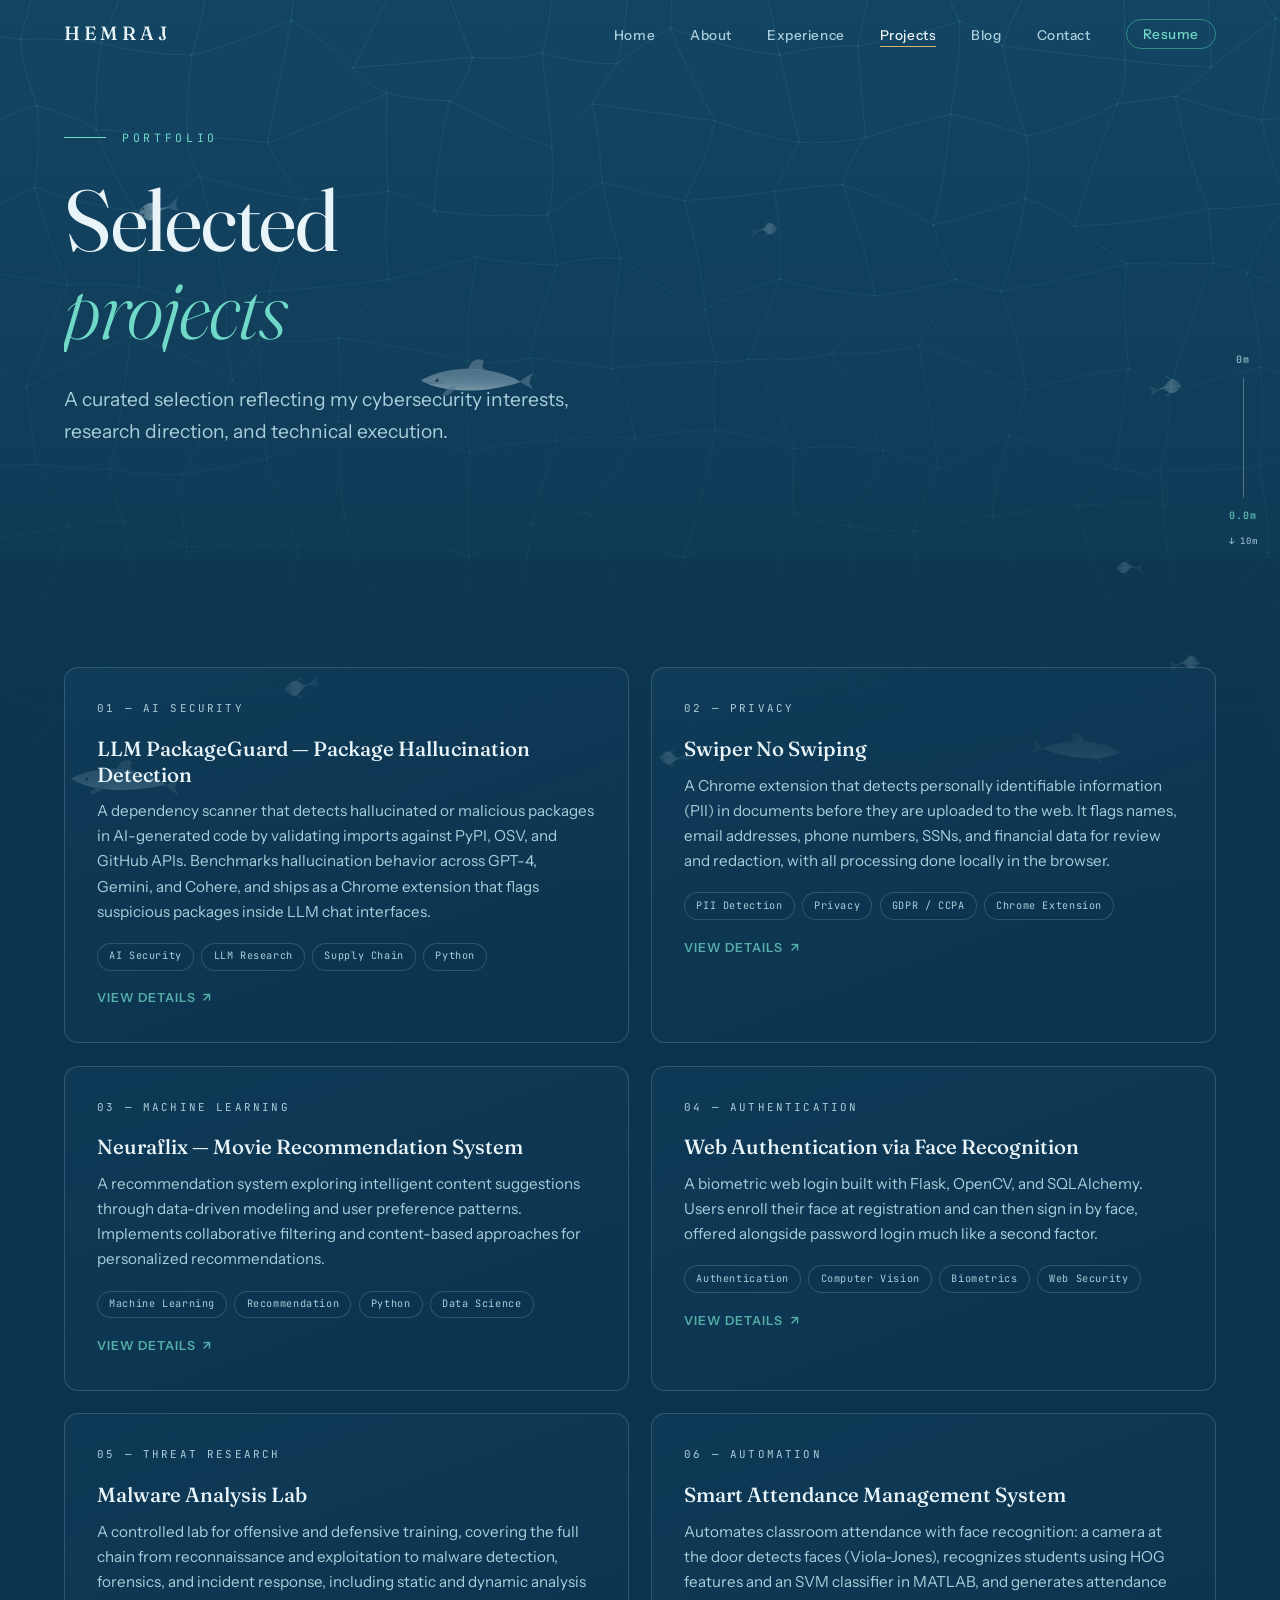
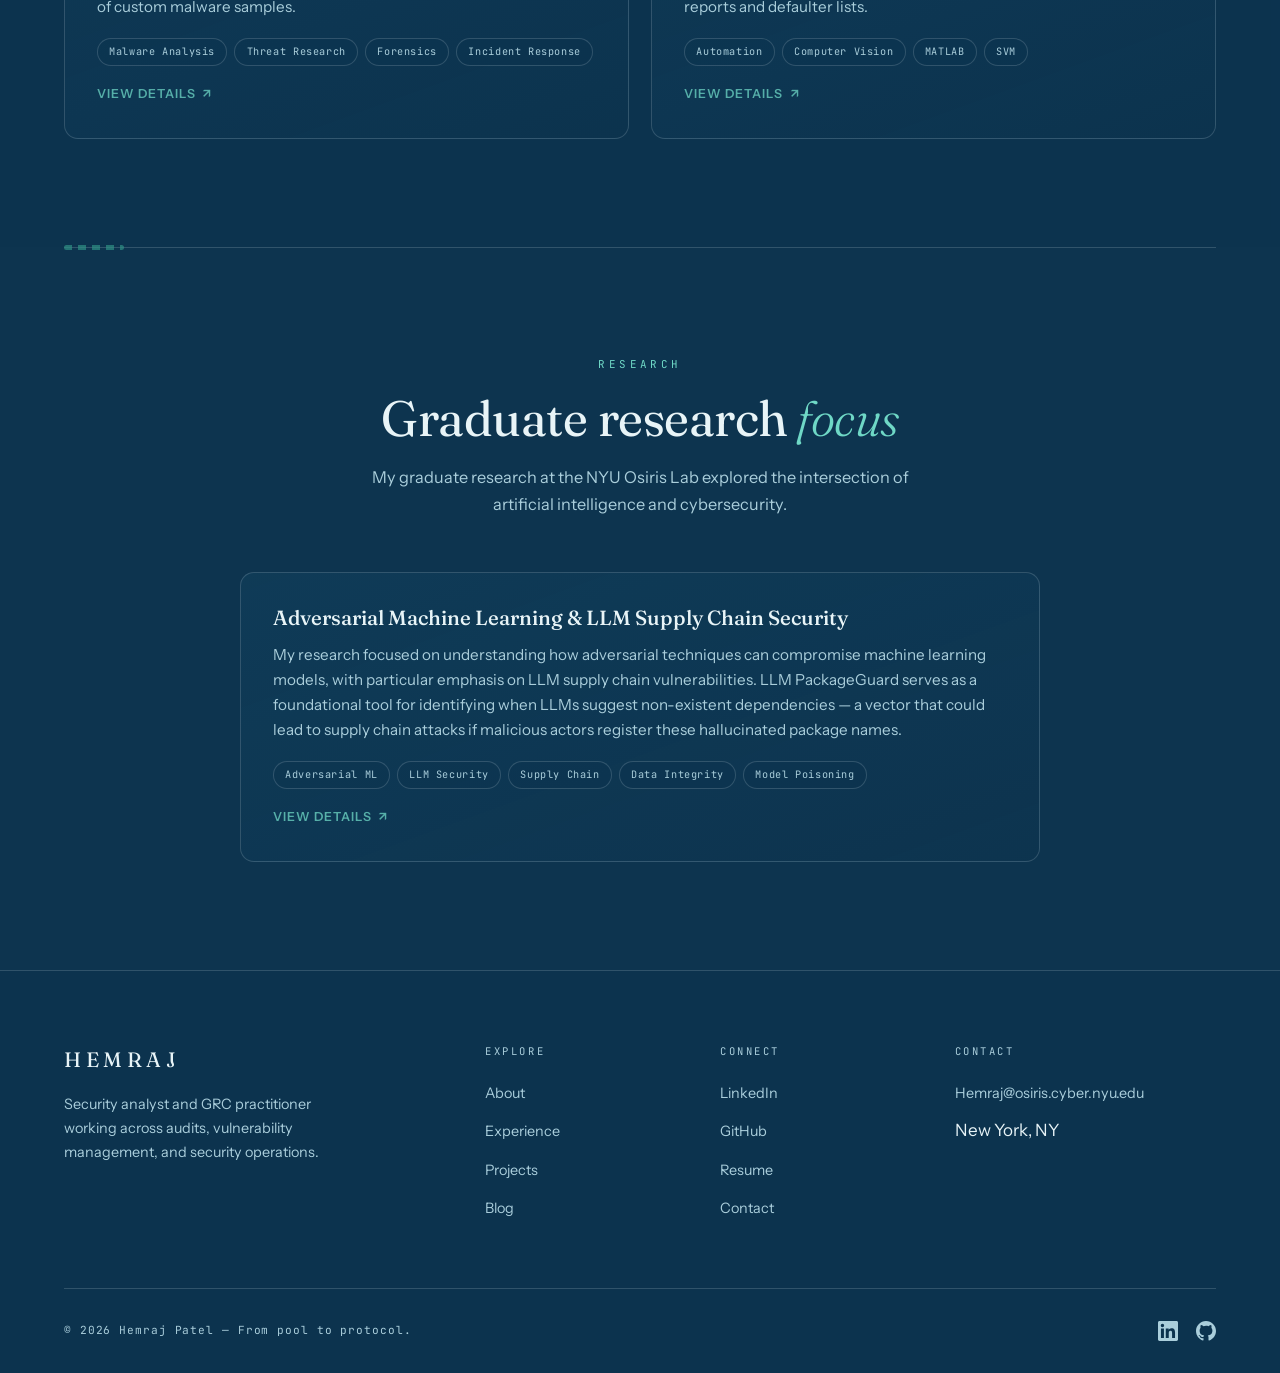
<file: projects.html>
<!DOCTYPE html>
<html lang="en">
<head>
  <meta charset="UTF-8">
  <meta name="viewport" content="width=device-width, initial-scale=1.0">
  <title>Projects — Hemraj Patel</title>
  <meta name="description" content="Explore Hemraj Patel's cybersecurity projects across AI security, authentication, malware analysis, and applied systems.">
  <meta name="theme-color" content="#134563">
  <link rel="canonical" href="https://hemrajpatel.me/projects">
  <meta property="og:title" content="Projects — Hemraj Patel">
  <meta property="og:description" content="Explore Hemraj Patel's cybersecurity projects across AI security, authentication, malware analysis, and applied systems.">
  <meta property="og:type" content="website">
  <meta property="og:site_name" content="Hemraj Patel">
  <meta property="og:url" content="https://hemrajpatel.me/projects">
  <meta property="og:image" content="https://hemrajpatel.me/media/og-image.png">
  <meta property="og:image:width" content="1200">
  <meta property="og:image:height" content="630">
  <meta property="og:image:alt" content="Hemraj Patel — secures what matters.">
  <meta name="twitter:card" content="summary_large_image">
  <meta name="twitter:title" content="Projects — Hemraj Patel">
  <meta name="twitter:description" content="Explore Hemraj Patel's cybersecurity projects across AI security, authentication, malware analysis, and applied systems.">
  <meta name="twitter:image" content="https://hemrajpatel.me/media/og-image.png">
  <link rel="icon" href="data:image/svg+xml,%3Csvg xmlns='http://www.w3.org/2000/svg' viewBox='0 0 64 64'%3E%3Crect width='64' height='64' rx='14' fill='%23081521'/%3E%3Cpath d='M32 8 L52 15 V30 C52 44 43 52 32 56 C21 52 12 44 12 30 V15 Z' fill='none' stroke='%236fd8c6' stroke-width='3.5' stroke-linejoin='round'/%3E%3Cpath d='M23 31 L29 37 L42 24' fill='none' stroke='%23d8b26c' stroke-width='4' stroke-linecap='round' stroke-linejoin='round'/%3E%3C/svg%3E">
  <link rel="stylesheet" href="css/style.css">
  <link rel="stylesheet" href="css/ui.css">
  <!-- the intro loader plays once per visit; later pages skip it -->
  <script>try { if (sessionStorage.getItem('hp-dived')) document.documentElement.classList.add('dived'); } catch (e) {}</script>
</head>
<body>
  <div class="loader">
    <div class="loader-text">HEMRAJ</div>
    <div class="loader-bar"></div>
  </div>

  <canvas id="caustics-canvas" aria-hidden="true"></canvas>

<nav class="navbar">
    <a href="./" class="nav-logo">HEMRAJ</a>
    <ul class="nav-links">
      <li><a href="./">Home</a></li>
      <li><a href="about">About</a></li>
      <li><a href="experience">Experience</a></li>
      <li><a href="projects" class="active">Projects</a></li>
      <li><a href="blog">Blog</a></li>
      <li><a href="contact">Contact</a></li>
      <li><a href="media/Hemraj_Patel_Resume.pdf" class="nav-resume" target="_blank" rel="noopener">Resume</a></li>
    </ul>
    <button class="mobile-menu-btn" aria-label="Toggle menu" aria-expanded="false">
      <svg width="24" height="24" fill="none" stroke="currentColor" stroke-width="2" viewBox="0 0 24 24"><path stroke-linecap="round" stroke-linejoin="round" d="M4 6h16M4 12h16M4 18h16"/></svg>
    </button>
  </nav>

  <header class="hero page-hero">
    <div class="hero-content">
      <div class="hero-label">Portfolio</div>
      <h1 class="hero-title">
        <span class="line"><span>Selected</span></span>
        <span class="line"><span><em class="accent">projects</em></span></span>
      </h1>
      <p class="hero-subtitle">A curated selection reflecting my cybersecurity interests, research direction, and technical execution.</p>
    </div>
  </header>

  <section class="section section-alt">
    <div class="grid-2 stagger-children">
      <div class="card project-card reveal" data-modal="project-llm">
        <span class="project-index">01 — AI SECURITY</span>
        <div class="card-title">LLM PackageGuard — Package Hallucination Detection</div>
        <p class="card-text">A dependency scanner that detects hallucinated or malicious packages in AI-generated code by validating imports against PyPI, OSV, and GitHub APIs. Benchmarks hallucination behavior across GPT-4, Gemini, and Cohere, and ships as a Chrome extension that flags suspicious packages inside LLM chat interfaces.</p>
        <div class="card-tags">
          <span class="tag">AI Security</span>
          <span class="tag">LLM Research</span>
          <span class="tag">Supply Chain</span>
          <span class="tag">Python</span>
        </div>
        <span class="card-more">View details <span aria-hidden="true">&#8599;</span></span>
      </div>
      <div class="card project-card reveal" data-modal="project-swiper">
        <span class="project-index">02 — PRIVACY</span>
        <div class="card-title">Swiper No Swiping</div>
        <p class="card-text">A Chrome extension that detects personally identifiable information (PII) in documents before they are uploaded to the web. It flags names, email addresses, phone numbers, SSNs, and financial data for review and redaction, with all processing done locally in the browser.</p>
        <div class="card-tags">
          <span class="tag">PII Detection</span>
          <span class="tag">Privacy</span>
          <span class="tag">GDPR / CCPA</span>
          <span class="tag">Chrome Extension</span>
        </div>
        <span class="card-more">View details <span aria-hidden="true">&#8599;</span></span>
      </div>
      <div class="card project-card reveal" data-modal="project-neuraflix">
        <span class="project-index">03 — MACHINE LEARNING</span>
        <div class="card-title">Neuraflix — Movie Recommendation System</div>
        <p class="card-text">A recommendation system exploring intelligent content suggestions through data-driven modeling and user preference patterns. Implements collaborative filtering and content-based approaches for personalized recommendations.</p>
        <div class="card-tags">
          <span class="tag">Machine Learning</span>
          <span class="tag">Recommendation</span>
          <span class="tag">Python</span>
          <span class="tag">Data Science</span>
        </div>
        <span class="card-more">View details <span aria-hidden="true">&#8599;</span></span>
      </div>
      <div class="card project-card reveal" data-modal="project-face-auth">
        <span class="project-index">04 — AUTHENTICATION</span>
        <div class="card-title">Web Authentication via Face Recognition</div>
        <p class="card-text">A biometric web login built with Flask, OpenCV, and SQLAlchemy. Users enroll their face at registration and can then sign in by face, offered alongside password login much like a second factor.</p>
        <div class="card-tags">
          <span class="tag">Authentication</span>
          <span class="tag">Computer Vision</span>
          <span class="tag">Biometrics</span>
          <span class="tag">Web Security</span>
        </div>
        <span class="card-more">View details <span aria-hidden="true">&#8599;</span></span>
      </div>
      <div class="card project-card reveal" data-modal="project-malware-lab">
        <span class="project-index">05 — THREAT RESEARCH</span>
        <div class="card-title">Malware Analysis Lab</div>
        <p class="card-text">A controlled lab for offensive and defensive training, covering the full chain from reconnaissance and exploitation to malware detection, forensics, and incident response, including static and dynamic analysis of custom malware samples.</p>
        <div class="card-tags">
          <span class="tag">Malware Analysis</span>
          <span class="tag">Threat Research</span>
          <span class="tag">Forensics</span>
          <span class="tag">Incident Response</span>
        </div>
        <span class="card-more">View details <span aria-hidden="true">&#8599;</span></span>
      </div>
      <div class="card project-card reveal" data-modal="project-sams">
        <span class="project-index">06 — AUTOMATION</span>
        <div class="card-title">Smart Attendance Management System</div>
        <p class="card-text">Automates classroom attendance with face recognition: a camera at the door detects faces (Viola-Jones), recognizes students using HOG features and an SVM classifier in MATLAB, and generates attendance reports and defaulter lists.</p>
        <div class="card-tags">
          <span class="tag">Automation</span>
          <span class="tag">Computer Vision</span>
          <span class="tag">MATLAB</span>
          <span class="tag">SVM</span>
        </div>
        <span class="card-more">View details <span aria-hidden="true">&#8599;</span></span>
      </div>
    </div>
  </section>

  <div class="lane-divider"></div>

  <section class="section">
    <div class="section-header center reveal">
      <span class="section-label">Research</span>
      <h2 class="section-title">Graduate research <em>focus</em></h2>
      <p class="section-desc">My graduate research at the NYU Osiris Lab explored the intersection of artificial intelligence and cybersecurity.</p>
    </div>
    <div class="card reveal max-800" data-modal="research-focus">
      <div class="card-title">Adversarial Machine Learning &amp; LLM Supply Chain Security</div>
      <p class="card-text">My research focused on understanding how adversarial techniques can compromise machine learning models, with particular emphasis on LLM supply chain vulnerabilities. LLM PackageGuard serves as a foundational tool for identifying when LLMs suggest non-existent dependencies — a vector that could lead to supply chain attacks if malicious actors register these hallucinated package names.</p>
      <div class="card-tags">
        <span class="tag">Adversarial ML</span>
        <span class="tag">LLM Security</span>
        <span class="tag">Supply Chain</span>
        <span class="tag">Data Integrity</span>
        <span class="tag">Model Poisoning</span>
      </div>
        <span class="card-more">View details <span aria-hidden="true">&#8599;</span></span>
    </div>
  </section>

<footer class="footer">
    <div class="footer-content">
      <div>
        <div class="footer-brand">HEMRAJ</div>
        <p class="footer-desc">Security analyst and GRC practitioner working across audits, vulnerability management, and security operations.</p>
      </div>
      <div>
        <div class="footer-heading">Explore</div>
        <ul class="footer-links">
          <li><a href="about">About</a></li>
          <li><a href="experience">Experience</a></li>
          <li><a href="projects">Projects</a></li>
          <li><a href="blog">Blog</a></li>
        </ul>
      </div>
      <div>
        <div class="footer-heading">Connect</div>
        <ul class="footer-links">
          <li><a href="https://www.linkedin.com/in/hemraj-patel/" target="_blank" rel="noopener">LinkedIn</a></li>
          <li><a href="https://github.com/Hemraj-Patel" target="_blank" rel="noopener">GitHub</a></li>
          <li><a href="media/Hemraj_Patel_Resume.pdf" target="_blank" rel="noopener">Resume</a></li>
          <li><a href="contact">Contact</a></li>
        </ul>
      </div>
      <div>
        <div class="footer-heading">Contact</div>
        <ul class="footer-links">
          <li><a href="mailto:Hemraj@osiris.cyber.nyu.edu">Hemraj@osiris.cyber.nyu.edu</a></li>
          <li>New York, NY</li>
        </ul>
      </div>
    </div>
    <div class="footer-bottom">
      <div class="footer-copyright">&copy; 2026 Hemraj Patel — From pool to protocol.</div>
      <div class="footer-social">
        <a href="https://www.linkedin.com/in/hemraj-patel/" target="_blank" rel="noopener" aria-label="LinkedIn">
          <svg width="20" height="20" fill="currentColor" viewBox="0 0 24 24"><path d="M20.447 20.452h-3.554v-5.569c0-1.328-.027-3.037-1.852-3.037-1.853 0-2.136 1.445-2.136 2.939v5.667H9.351V9h3.414v1.561h.046c.477-.9 1.637-1.85 3.37-1.85 3.601 0 4.267 2.37 4.267 5.455v6.286zM5.337 7.433a2.062 2.062 0 01-2.063-2.065 2.064 2.064 0 112.063 2.065zm1.782 13.019H3.555V9h3.564v11.452zM22.225 0H1.771C.792 0 0 .774 0 1.729v20.542C0 23.227.792 24 1.771 24h20.451C23.2 24 24 23.227 24 22.271V1.729C24 .774 23.2 0 22.222 0h.003z"/></svg>
        </a>
        <a href="https://github.com/Hemraj-Patel" target="_blank" rel="noopener" aria-label="GitHub">
          <svg width="20" height="20" fill="currentColor" viewBox="0 0 24 24"><path d="M12 0C5.374 0 0 5.373 0 12c0 5.302 3.438 9.8 8.207 11.387.599.111.793-.261.793-.577v-2.234c-3.338.726-4.033-1.416-4.033-1.416-.546-1.387-1.333-1.756-1.333-1.756-1.089-.745.083-.729.083-.729 1.205.084 1.839 1.237 1.839 1.237 1.07 1.834 2.807 1.304 3.492.997.107-.775.418-1.305.762-1.604-2.665-.305-5.467-1.334-5.467-5.931 0-1.311.469-2.381 1.236-3.221-.124-.303-.535-1.524.117-3.176 0 0 1.008-.322 3.301 1.23A11.509 11.509 0 0112 5.803c1.02.005 2.047.138 3.006.404 2.291-1.552 3.297-1.23 3.297-1.23.653 1.653.242 2.874.118 3.176.77.84 1.235 1.911 1.235 3.221 0 4.609-2.807 5.624-5.479 5.921.43.372.823 1.102.823 2.222v3.293c0 .319.192.694.801.576C20.566 21.797 24 17.3 24 12c0-6.627-5.373-12-12-12z"/></svg>
        </a>
      </div>
    </div>
  </footer>

  <script src="js/modal-data.js"></script>
  <script src="js/main.js"></script>
  <!-- GoatCounter analytics: privacy-friendly, no cookies -->
  <script data-goatcounter="https://hemrajpatel.goatcounter.com/count"
        async src="//gc.zgo.at/count.js"></script>
</body>
</html>
</file>
<file: css/style.css>
/* ============================================================
   HEMRAJ PATEL — Portfolio
   Design system: "Pool at Night"
   Deep abyssal navy · pool-light aqua · medal gold
   Type: Fraunces (display) · Instrument Sans (body) · JetBrains Mono (data)
   ============================================================ */

@import url('https://fonts.googleapis.com/css2?family=Fraunces:ital,opsz,wght@0,9..144,300;0,9..144,400;0,9..144,500;0,9..144,600;1,9..144,300;1,9..144,400;1,9..144,500&family=Instrument+Sans:ital,wght@0,400;0,500;0,600;1,400&family=JetBrains+Mono:wght@300;400;500&display=swap');

:root {
  /* ---- Depth-driven variables (JS updates these on scroll) ----
     Defaults are the deep-water SURFACE (4m). The page darkens
     to the 12m abyss as you descend. */
  --bg-top: rgb(19, 69, 99);
  --bg-bottom: rgb(13, 52, 79);
  --text-strong: rgb(232, 244, 247);
  --text-soft: rgb(170, 206, 219);
  --line: rgba(232, 244, 247, 0.17);
  --line-strong: rgba(232, 244, 247, 0.30);
  --panel: rgba(19, 69, 99, 0.42);
  --panel-2: rgba(13, 52, 79, 0.36);

  /* ---- Fixed accents (tuned for the underwater range) ---- */
  --aqua: #6fd8c6;
  --aqua-deep: #2f8f83;
  --aqua-glow: rgba(111, 216, 198, 0.14);
  --gold: #d8b26c;
  --gold-soft: rgba(216, 178, 108, 0.16);

  /* ---- Semantic aliases mapped onto the depth vars ---- */
  --foam: var(--text-strong);
  --mist: var(--text-soft);
  --mist-dim: var(--text-soft);
  --ink-0: var(--bg-bottom);
  --ink-1: var(--panel);
  --ink-2: var(--panel);
  --ink-3: var(--line-strong);
  --hairline: var(--line);
  --hairline-strong: var(--line-strong);

  --font-display: 'Fraunces', Georgia, serif;
  --font-body: 'Instrument Sans', -apple-system, sans-serif;
  --font-mono: 'JetBrains Mono', 'SF Mono', monospace;

  --ease-out: cubic-bezier(0.19, 1, 0.22, 1);
  --ease-soft: cubic-bezier(0.4, 0, 0.2, 1);

  --pad-x: clamp(1.25rem, 5vw, 5rem);
  --section-y: clamp(5rem, 12vh, 9rem);
}

* { margin: 0; padding: 0; box-sizing: border-box; }

html { scroll-behavior: smooth; }
@media (prefers-reduced-motion: reduce) {
  html { scroll-behavior: auto; }
  *, *::before, *::after {
    animation-duration: 0.01ms !important;
    animation-iteration-count: 1 !important;
    transition-duration: 0.01ms !important;
  }
}

body {
  font-family: var(--font-body);
  background: var(--bg-bottom);
  color: var(--text-strong);
  line-height: 1.65;
  font-size: 1.0625rem;
  overflow-x: hidden;
  -webkit-font-smoothing: antialiased;
  transition: color 0.5s var(--ease-soft);
}
/* Fixed full-viewport dive gradient — the water column you descend through */
body::before {
  content: '';
  position: fixed;
  inset: 0;
  z-index: -2;
  background: linear-gradient(to bottom, var(--bg-top), var(--bg-bottom));
  transition: background 0.5s var(--ease-soft);
}

/* Elements that read from depth vars ease between zones */
.card, .blog-card, .split-visual, .athletics-visual, .navbar,
.section-alt, .footer, .marquee, .stat-item, .tag, .skill-item,
.form-input, .btn-outline, .lane-divider, .timeline::before {
  transition-property: background, border-color, color, box-shadow;
  transition-duration: 0.5s;
  transition-timing-function: var(--ease-soft);
}

::selection { background: var(--aqua); color: #041018; }

::-webkit-scrollbar { width: 6px; }
::-webkit-scrollbar-track { background: transparent; }
::-webkit-scrollbar-thumb { background: var(--line-strong); border-radius: 3px; }
::-webkit-scrollbar-thumb:hover { background: var(--aqua-deep); }

a { color: inherit; text-decoration: none; }
img { max-width: 100%; display: block; }

:focus-visible {
  outline: 2px solid var(--aqua);
  outline-offset: 3px;
  border-radius: 2px;
}

/* ============ LOADER — water level fill ============ */
.loader {
  position: fixed; inset: 0;
  background: linear-gradient(to bottom, rgb(19,69,99), rgb(13,52,79));
  z-index: 10000;
  display: flex; flex-direction: column;
  align-items: center; justify-content: center;
  gap: 1.5rem;
  transition: opacity 0.7s var(--ease-out), visibility 0.7s;
}
.loader.hidden { opacity: 0; visibility: hidden; pointer-events: none; }
/* Later pages of a visit skip the intro (class set by the inline <head> script) */
.dived .loader { display: none; }

.loader-text {
  font-family: var(--font-display);
  font-size: clamp(2rem, 6vw, 3.5rem);
  font-weight: 400;
  letter-spacing: 0.35em;
  padding-left: 0.35em;
  color: transparent;
  background: linear-gradient(to top, var(--aqua) 50%, rgba(234,243,244,0.22) 50%);
  background-size: 100% 200%;
  background-position: 0 0;
  -webkit-background-clip: text;
  background-clip: text;
  animation: waterFill 1.1s var(--ease-soft) forwards;
}
@keyframes waterFill { to { background-position: 0 100%; } }

.loader-bar {
  width: 120px; height: 1px;
  background: var(--hairline);
  position: relative; overflow: hidden;
}
.loader-bar::after {
  content: ''; position: absolute; inset: 0;
  background: var(--aqua);
  transform: translateX(-100%);
  animation: loadSweep 1.1s var(--ease-soft) forwards;
}
@keyframes loadSweep { to { transform: translateX(0); } }

/* ============ CAUSTICS CANVAS ============ */
#caustics-canvas {
  position: fixed; inset: 0;
  width: 100%; height: 100%;
  z-index: -1;
  pointer-events: none;
  opacity: 0.95;
}

/* ============ DEPTH GAUGE (scroll indicator) ============ */
.depth-gauge {
  position: fixed;
  right: 1.4rem; top: 50%;
  transform: translateY(-50%);
  z-index: 90;
  display: flex; flex-direction: column; align-items: center;
  gap: 0.6rem;
  font-family: var(--font-mono);
  font-size: 0.625rem;
  color: var(--mist-dim);
  letter-spacing: 0.1em;
}
.depth-gauge .gauge-track {
  width: 1px; height: 120px;
  background: var(--hairline-strong);
  position: relative;
}
.depth-gauge .gauge-fill {
  position: absolute; top: 0; left: 0;
  width: 100%; height: 0%;
  background: linear-gradient(to bottom, var(--aqua), var(--aqua-deep));
}
.depth-gauge .gauge-value { color: var(--aqua); transition: color 0.3s; }
.depth-gauge .gauge-max {
  font-size: 0.56rem;
  color: var(--mist-dim);
  letter-spacing: 0.08em;
}
@media (max-width: 900px) { .depth-gauge { display: none; } }

/* ============ NAVBAR ============ */
.navbar {
  position: fixed; top: 0; left: 0; right: 0;
  z-index: 100;
  display: flex; align-items: center; justify-content: space-between;
  padding: 1.1rem var(--pad-x);
  transition: background 0.4s var(--ease-soft), border-color 0.4s, padding 0.4s;
  border-bottom: 1px solid transparent;
}
/* NOTE: no backdrop-filter here — a filter on the navbar would make it
   the containing block for the fixed mobile menu inside it, pinning the
   full-screen overlay to the navbar's own box (menu "shifts up" bug).
   The background is opaque anyway, so the blur was invisible. */
.navbar.scrolled {
  background: var(--bg-top);
  border-bottom-color: var(--line);
  padding-top: 0.8rem; padding-bottom: 0.8rem;
}

.nav-logo {
  font-family: var(--font-display);
  font-size: 1.2rem;
  font-weight: 500;
  letter-spacing: 0.22em;
  color: var(--foam);
  display: flex; align-items: baseline; gap: 0.5rem;
}

.nav-links {
  display: flex; align-items: center; gap: 2.2rem;
  list-style: none;
}
.nav-links a {
  font-size: 0.85rem;
  font-weight: 500;
  letter-spacing: 0.04em;
  color: var(--mist);
  position: relative;
  padding: 0.3rem 0;
  transition: color 0.3s;
}
.nav-links a::after {
  content: ''; position: absolute;
  left: 0; bottom: 0;
  width: 100%; height: 1px;
  background: var(--aqua);
  transform: scaleX(0);
  transform-origin: right;
  transition: transform 0.45s var(--ease-out);
}
.nav-links a:hover { color: var(--foam); }
.nav-links a:hover::after { transform: scaleX(1); transform-origin: left; }
.nav-links a.active { color: var(--foam); }
.nav-links a.active::after { transform: scaleX(1); background: var(--gold); }
/* Resume: the one menu item that opens a file, set apart as a pill */
.nav-links a.nav-resume {
  padding: 0.38rem 1rem;
  border: 1px solid var(--aqua-deep);
  border-radius: 100px;
  color: var(--aqua);
  transition: color 0.3s, border-color 0.3s, background 0.3s;
}
.nav-links a.nav-resume::after { display: none; }
.nav-links a.nav-resume:hover { color: var(--foam); border-color: var(--aqua); background: var(--aqua-glow); }

.mobile-menu-btn {
  display: none;
  background: none; border: none;
  color: var(--foam);
  cursor: pointer;
  z-index: 102;
}

@media (max-width: 900px) {
  .mobile-menu-btn { display: block; }
  .nav-links {
    position: fixed; inset: 0;
    background: linear-gradient(to bottom, var(--bg-top), var(--bg-bottom));
    flex-direction: column;
    justify-content: center;
    gap: 2rem;
    opacity: 0; visibility: hidden;
    transition: opacity 0.4s var(--ease-soft), visibility 0.4s;
    z-index: 101;
  }
  .nav-links.open { opacity: 1; visibility: visible; }
  .nav-links a { font-size: 1.4rem; font-family: var(--font-display); font-weight: 400; }
  .nav-links a.nav-resume { padding: 0.45rem 1.6rem; }
}

/* ============ HERO ============ */
.hero {
  position: relative;
  min-height: 100vh;
  display: flex; align-items: center;
  padding: 8rem var(--pad-x) 4rem;
  z-index: 1;
}
.hero-content { max-width: 1100px; }

.hero-label {
  font-family: var(--font-mono);
  font-size: 0.72rem;
  letter-spacing: 0.32em;
  text-transform: uppercase;
  color: var(--aqua);
  margin-bottom: 1.8rem;
  display: flex; align-items: center; gap: 1rem;
}
.hero-label::before {
  content: '';
  width: 42px; height: 1px;
  background: var(--aqua);
}
/* Phones: tighter tracking keeps the role line on one line */
@media (max-width: 480px) {
  .hero-label { letter-spacing: 0.2em; gap: 0.7rem; }
  .hero-label::before { width: 28px; }
}

.hero-title {
  font-family: var(--font-display);
  font-size: clamp(3rem, 9.5vw, 7.5rem);
  font-weight: 400;
  line-height: 1.02;
  letter-spacing: -0.015em;
  margin-bottom: 2rem;
}
/* Two-line hero: the name leads a touch larger,
   the tagline sits smaller beneath it */
.hero-title .line-name { font-size: 1.06em; }
.hero-title .line-tag {
  font-size: 0.58em;
  margin-top: 0.18em;
  letter-spacing: -0.005em;
}
.hero-title .accent {
  font-style: italic;
  font-weight: 300;
  color: var(--aqua);
}
.hero-title .gold { font-style: italic; font-weight: 300; color: var(--gold); }

.hero-title .line {
  display: block;
  overflow: hidden;
}
.hero-title .line > span {
  display: inline-block;
  transform: translateY(110%);
  animation: riseIn 1s var(--ease-out) forwards;
}
.hero-title .line:nth-child(2) > span { animation-delay: 0.12s; }
.hero-title .line:nth-child(3) > span { animation-delay: 0.24s; }
@keyframes riseIn { to { transform: translateY(0); } }

.hero-subtitle {
  font-size: clamp(1rem, 1.6vw, 1.2rem);
  color: var(--mist);
  max-width: 560px;
  margin-bottom: 3rem;
  font-weight: 400;
  opacity: 0;
  animation: fadeUp 0.9s var(--ease-out) 0.5s forwards;
}
@keyframes fadeUp {
  from { opacity: 0; transform: translateY(18px); }
  to { opacity: 1; transform: translateY(0); }
}

.hero-cta {
  display: flex; gap: 1.1rem; flex-wrap: wrap;
  opacity: 0;
  animation: fadeUp 0.9s var(--ease-out) 0.65s forwards;
}

.hero-meta {
  position: absolute;
  bottom: 2.5rem; left: var(--pad-x);
  display: flex; gap: 2.5rem;
  font-family: var(--font-mono);
  font-size: 0.68rem;
  letter-spacing: 0.14em;
  color: var(--mist-dim);
  text-transform: uppercase;
  opacity: 0;
  animation: fadeUp 0.9s var(--ease-out) 0.9s forwards;
}
.hero-meta span b { color: var(--mist); font-weight: 400; }

.scroll-hint {
  position: absolute;
  bottom: 2.5rem; right: var(--pad-x);
  font-family: var(--font-mono);
  font-size: 0.65rem;
  letter-spacing: 0.28em;
  color: var(--mist-dim);
  text-transform: uppercase;
  writing-mode: vertical-rl;
  display: flex; align-items: center; gap: 0.8rem;
  opacity: 0;
  animation: fadeUp 0.9s var(--ease-out) 1s forwards;
}
.scroll-hint::after {
  content: '';
  width: 1px; height: 44px;
  background: linear-gradient(to bottom, var(--mist-dim), transparent);
  animation: dive 2.2s var(--ease-soft) infinite;
}
@keyframes dive {
  0% { transform: scaleY(0); transform-origin: top; }
  45% { transform: scaleY(1); transform-origin: top; }
  55% { transform: scaleY(1); transform-origin: bottom; }
  100% { transform: scaleY(0); transform-origin: bottom; }
}
@media (max-width: 700px) { .hero-meta, .scroll-hint { display: none; } }

/* ============ BUTTONS ============ */
.btn {
  display: inline-flex; align-items: center; gap: 0.7rem;
  font-family: var(--font-body);
  font-size: 0.88rem;
  font-weight: 600;
  letter-spacing: 0.03em;
  padding: 0.95rem 2rem;
  border-radius: 100px;
  cursor: pointer;
  position: relative;
  overflow: hidden;
  transition: color 0.35s var(--ease-soft), border-color 0.35s, transform 0.25s var(--ease-out), box-shadow 0.35s;
  will-change: transform;
}
.btn-primary {
  background: var(--aqua);
  color: #041018;
  border: 1px solid var(--aqua);
}
.btn-primary:hover {
  box-shadow: 0 8px 32px var(--aqua-glow), 0 0 0 1px var(--aqua);
}
.btn-outline {
  background: transparent;
  color: var(--foam);
  border: 1px solid var(--hairline-strong);
}
.btn-outline:hover { border-color: var(--aqua); color: var(--aqua); }
.btn .arrow { transition: transform 0.35s var(--ease-out); }
.btn:hover .arrow { transform: translateX(4px); }
/* Submit buttons stay put and grow slightly on hover
   (they are excluded from the magnetic pull in main.js) */
button.btn[type="submit"]:hover { transform: scale(1.02); }

/* ============ SECTIONS ============ */
.section {
  position: relative;
  padding: var(--section-y) var(--pad-x);
  z-index: 1;
}
.section-alt { background: var(--panel-2); }

/* Lane divider — the pool lane rope */
.lane-divider {
  position: relative;
  height: 1px;
  margin: 0 var(--pad-x);
  background: var(--hairline);
  z-index: 1;
}
.lane-divider::before {
  content: '';
  position: absolute;
  left: 0; top: -2px;
  width: 60px; height: 5px;
  background: repeating-linear-gradient(90deg,
    var(--aqua-deep) 0 8px, transparent 8px 14px);
  border-radius: 3px;
  opacity: 0.7;
}

.section-header { max-width: 720px; margin-bottom: clamp(2.5rem, 6vh, 4.5rem); }
.section-header.center { margin-left: auto; margin-right: auto; text-align: center; }
.section-header.center .section-label { justify-content: center; }
.section-header.center .section-label::before { display: none; }

.section-label {
  font-family: var(--font-mono);
  font-size: 0.68rem;
  letter-spacing: 0.32em;
  text-transform: uppercase;
  color: var(--aqua);
  margin-bottom: 1.1rem;
  display: flex; align-items: center; gap: 0.9rem;
}
.section-label::before {
  content: '';
  width: 30px; height: 1px;
  background: var(--aqua);
}

.section-title {
  font-family: var(--font-display);
  font-size: clamp(1.9rem, 4.2vw, 3.1rem);
  font-weight: 400;
  line-height: 1.12;
  letter-spacing: -0.01em;
}
.section-title em {
  font-style: italic;
  font-weight: 300;
  color: var(--aqua);
}
.section-title em.gold { color: var(--gold); }

.section-desc {
  color: var(--mist);
  margin-top: 1.1rem;
  font-size: 1.02rem;
  max-width: 580px;
}
.center .section-desc { margin-left: auto; margin-right: auto; }

/* ============ REVEAL ANIMATIONS ============ */
.reveal {
  opacity: 0;
  transform: translateY(34px);
  filter: blur(4px);
  transition: opacity 0.9s var(--ease-out), transform 0.9s var(--ease-out), filter 0.9s var(--ease-out);
  transition-delay: var(--d, 0s);
}
.reveal.visible { opacity: 1; transform: translateY(0); filter: blur(0); }
@media (prefers-reduced-motion: reduce) {
  .reveal { opacity: 1; transform: none; filter: none; }
}

/* ============ GRIDS ============ */
.grid-2 { display: grid; grid-template-columns: repeat(2, 1fr); gap: 1.4rem; }
.grid-3 { display: grid; grid-template-columns: repeat(3, 1fr); gap: 1.4rem; }
@media (max-width: 980px) { .grid-3 { grid-template-columns: repeat(2, 1fr); } }
@media (max-width: 680px) { .grid-2, .grid-3 { grid-template-columns: 1fr; } }

/* ============ CARDS ============ */
.card {
  background: linear-gradient(160deg, var(--panel), var(--panel-2));
  border: 1px solid var(--hairline);
  border-radius: 14px;
  padding: 2rem;
  position: relative;
  overflow: hidden;
  transition: transform 0.45s var(--ease-out), border-color 0.45s, box-shadow 0.45s;
}
.card::before {
  content: '';
  position: absolute; inset: 0;
  background: radial-gradient(500px circle at var(--mx, 50%) var(--my, 0%),
    var(--aqua-glow), transparent 45%);
  opacity: 0;
  transition: opacity 0.45s;
  pointer-events: none;
}
.card:hover { transform: translateY(-5px); border-color: var(--hairline-strong); }
.card:hover::before { opacity: 1; }

.card-title {
  font-family: var(--font-display);
  font-size: 1.28rem;
  font-weight: 500;
  margin-bottom: 0.7rem;
  line-height: 1.25;
}
.card-text { color: var(--mist); font-size: 0.95rem; }

.card-tags { display: flex; flex-wrap: wrap; gap: 0.45rem; margin-top: 1.2rem; }
.tag {
  font-family: var(--font-mono);
  font-size: 0.64rem;
  letter-spacing: 0.06em;
  color: var(--mist);
  background: var(--panel-2);
  border: 1px solid var(--hairline);
  padding: 0.28rem 0.7rem;
  border-radius: 100px;
  transition: color 0.3s, border-color 0.3s;
}
.card:hover .tag { border-color: var(--hairline-strong); }
.tag.gold { color: var(--gold); border-color: var(--gold-soft); background: var(--gold-soft); }

/* Project cards — tiltable */
.project-card { transform-style: preserve-3d; }
.project-card .card-title { padding-right: 2rem; }
.project-index {
  font-family: var(--font-mono);
  font-size: 0.68rem;
  color: var(--mist-dim);
  letter-spacing: 0.2em;
  margin-bottom: 1.1rem;
  display: block;
}
.project-card:hover .project-index { color: var(--aqua); }

/* ============ STATS ============ */
.stats-grid {
  display: grid;
  grid-template-columns: repeat(3, 1fr);
  border-top: 1px solid var(--hairline);
  border-left: 1px solid var(--hairline);
}
.stat-item {
  padding: 2.6rem 2rem;
  border-right: 1px solid var(--hairline);
  border-bottom: 1px solid var(--hairline);
  position: relative;
  transition: background 0.4s;
}
.stat-item:hover { background: var(--aqua-glow); }
.stat-number {
  font-family: var(--font-display);
  font-size: clamp(2.4rem, 4.5vw, 3.6rem);
  font-weight: 300;
  color: var(--foam);
  line-height: 1;
  font-variant-numeric: tabular-nums;
}
.stat-number.gold { color: var(--gold); }
.stat-label {
  font-family: var(--font-mono);
  font-size: 0.66rem;
  letter-spacing: 0.18em;
  text-transform: uppercase;
  color: var(--mist-dim);
  margin-top: 0.9rem;
}
@media (max-width: 900px) { .stats-grid { grid-template-columns: repeat(2, 1fr); } }
@media (max-width: 520px) { .stats-grid { grid-template-columns: 1fr; } }

/* ============ SPLIT LAYOUT ============ */
.split-layout {
  display: grid;
  grid-template-columns: 1.1fr 0.9fr;
  gap: clamp(2rem, 6vw, 5rem);
  align-items: center;
}
@media (max-width: 900px) { .split-layout { grid-template-columns: 1fr; } }

.split-content h3 {
  font-family: var(--font-display);
  font-size: clamp(1.5rem, 2.8vw, 2rem);
  font-weight: 400;
  margin-bottom: 1.3rem;
}
.split-content p { color: var(--mist); margin-bottom: 1.1rem; font-size: 0.98rem; }
.split-content p strong { color: var(--foam); font-weight: 600; }

.split-visual {
  background: linear-gradient(160deg, var(--panel), var(--panel-2));
  border: 1px solid var(--hairline);
  border-radius: 18px;
  padding: 3rem 2.5rem;
  text-align: center;
  position: relative;
  overflow: hidden;
}
.split-visual::after {
  content: '';
  position: absolute;
  bottom: -40%; left: -20%;
  width: 140%; height: 70%;
  background: radial-gradient(ellipse at center, var(--aqua-glow), transparent 65%);
  pointer-events: none;
}
.split-visual .icon { font-size: 3rem; margin-bottom: 1.2rem; }
.split-visual .icon svg, .athletics-visual .icon svg {
  width: 84px; height: 84px;
  display: inline-block;
  filter: drop-shadow(0 0 18px var(--aqua-glow));
}
.athletics-visual .icon { margin-bottom: 1.4rem; text-align: center; }
.split-visual p { color: var(--mist); font-size: 0.92rem; }
.split-visual .highlight {
  margin-top: 0.6rem;
  font-family: var(--font-mono);
  font-size: 0.78rem;
  letter-spacing: 0.08em;
  color: var(--aqua);
}
.split-visual .highlight.gold { color: var(--gold); }

.deco-line {
  width: 56px; height: 1px;
  background: var(--gold);
  margin-top: 1.8rem;
}

/* ============ TIMELINE ============ */
.timeline {
  position: relative;
  max-width: 860px;
  padding-left: 2.4rem;
}
.timeline::before {
  content: '';
  position: absolute;
  left: 5px; top: 6px; bottom: 6px;
  width: 1px;
  background: linear-gradient(to bottom, var(--aqua-deep), var(--hairline-strong));
}
.timeline-item {
  position: relative;
  padding-bottom: 3.2rem;
}
.timeline-item:last-child { padding-bottom: 0; }
.timeline-item::before {
  content: '';
  position: absolute;
  left: -2.4rem; top: 7px;
  width: 11px; height: 11px;
  border-radius: 50%;
  background: transparent;
  border: 1px solid var(--aqua);
  transform: translateX(0.5px);
  transition: background 0.35s, box-shadow 0.35s;
}
.timeline-item:hover::before {
  background: var(--aqua);
  box-shadow: 0 0 14px var(--aqua-glow), 0 0 4px var(--aqua);
}
.timeline-date {
  font-family: var(--font-mono);
  font-size: 0.68rem;
  letter-spacing: 0.18em;
  text-transform: uppercase;
  color: var(--gold);
  margin-bottom: 0.5rem;
}
.timeline-title {
  font-family: var(--font-display);
  font-size: 1.35rem;
  font-weight: 500;
  margin-bottom: 0.25rem;
}
.timeline-org { color: var(--mist); font-size: 0.9rem; margin-bottom: 0.85rem; }
.timeline-desc { color: var(--mist); font-size: 0.95rem; max-width: 640px; }
.timeline-desc p { margin-bottom: 0.4rem; }

/* ============ SKILLS ============ */
.skill-group { margin-bottom: 2.2rem; }
.skill-group-title {
  font-family: var(--font-mono);
  font-size: 0.7rem;
  letter-spacing: 0.24em;
  text-transform: uppercase;
  color: var(--aqua);
  margin-bottom: 1rem;
  padding-bottom: 0.6rem;
  border-bottom: 1px solid var(--hairline);
}
.skill-list { display: flex; flex-wrap: wrap; gap: 0.5rem; }
.skill-item {
  font-size: 0.82rem;
  color: var(--mist);
  background: var(--panel-2);
  border: 1px solid var(--hairline);
  padding: 0.45rem 0.95rem;
  border-radius: 100px;
  transition: color 0.3s, border-color 0.3s, transform 0.3s var(--ease-out);
}
.skill-item:hover {
  color: var(--foam);
  border-color: var(--aqua-deep);
  transform: translateY(-2px);
}

/* In-progress certifications: a quiet line under the credential cards */
.cert-pending {
  margin-top: 2.2rem;
  text-align: center;
  font-family: var(--font-mono);
  font-size: 0.7rem;
  letter-spacing: 0.18em;
  text-transform: uppercase;
  color: var(--mist-dim);
}

/* ============ MARQUEE ============ */
.marquee {
  overflow: hidden;
  border-top: 1px solid var(--hairline);
  border-bottom: 1px solid var(--hairline);
  padding: 1.1rem 0;
  position: relative;
  z-index: 1;
  background: var(--panel-2);
}
.marquee-track {
  display: flex; gap: 3rem;
  width: max-content;
  animation: marquee 45s linear infinite;
}
.marquee:hover .marquee-track { animation-play-state: paused; }
@keyframes marquee { to { transform: translateX(-50%); } }
.marquee-item {
  font-family: var(--font-mono);
  font-size: 0.75rem;
  letter-spacing: 0.22em;
  text-transform: uppercase;
  color: var(--mist-dim);
  white-space: nowrap;
  display: flex; align-items: center; gap: 3rem;
}
.marquee-item::after { content: '◦'; color: var(--aqua-deep); }

/* ============ BLOG CARDS ============ */
.blog-card {
  background: linear-gradient(160deg, var(--panel), var(--panel-2));
  border: 1px solid var(--hairline);
  border-radius: 14px;
  overflow: hidden;
  transition: transform 0.45s var(--ease-out), border-color 0.45s;
  display: flex; flex-direction: column;
}
.blog-card:hover { transform: translateY(-5px); border-color: var(--hairline-strong); }
.blog-card-content { padding: 2rem; display: flex; flex-direction: column; flex: 1; }
.blog-card-meta {
  display: flex; justify-content: space-between;
  font-family: var(--font-mono);
  font-size: 0.66rem;
  letter-spacing: 0.12em;
  text-transform: uppercase;
  color: var(--mist-dim);
  margin-bottom: 1.1rem;
}
.blog-card-meta span:first-child { color: var(--gold); }
.blog-card-title {
  font-family: var(--font-display);
  font-size: 1.3rem;
  font-weight: 500;
  line-height: 1.3;
  margin-bottom: 0.8rem;
}
.blog-card-excerpt { color: var(--mist); font-size: 0.93rem; flex: 1; }
.blog-card-link {
  margin-top: 1.4rem;
  font-family: var(--font-mono);
  font-size: 0.72rem;
  letter-spacing: 0.14em;
  text-transform: uppercase;
  color: var(--aqua);
  display: inline-flex; align-items: center; gap: 0.5rem;
  transition: gap 0.3s var(--ease-out);
}
.blog-card-link:hover { gap: 0.9rem; }

/* ============ ATHLETICS ============ */
.athletics-visual {
  background: linear-gradient(160deg, var(--panel), var(--panel-2));
  border: 1px solid var(--hairline);
  border-radius: 18px;
  padding: 3rem 2.5rem;
  position: relative;
  overflow: hidden;
}
.athletics-visual::before {
  content: '';
  position: absolute;
  top: 0; left: 0; right: 0; height: 4px;
  background: repeating-linear-gradient(90deg,
    var(--gold) 0 10px, transparent 10px 18px);
  opacity: 0.5;
}
.athletics-icon { font-size: 3rem; margin-bottom: 1.4rem; }
.athletics-quote {
  font-family: var(--font-display);
  font-style: italic;
  font-weight: 300;
  font-size: 1.25rem;
  line-height: 1.5;
  color: var(--foam);
}
.athletics-quote cite {
  display: block;
  margin-top: 1.1rem;
  font-family: var(--font-mono);
  font-style: normal;
  font-size: 0.68rem;
  letter-spacing: 0.16em;
  text-transform: uppercase;
  color: var(--gold);
}

/* ============ FORMS ============ */
.form-group { margin-bottom: 1.4rem; }
.form-label {
  display: block;
  font-family: var(--font-mono);
  font-size: 0.66rem;
  letter-spacing: 0.2em;
  text-transform: uppercase;
  color: var(--mist);
  margin-bottom: 0.55rem;
}
.form-input {
  width: 100%;
  font-family: var(--font-body);
  font-size: 0.95rem;
  color: var(--foam);
  background: var(--panel-2);
  border: 1px solid var(--hairline);
  border-radius: 10px;
  padding: 0.85rem 1.1rem;
  transition: border-color 0.3s, background 0.3s, box-shadow 0.3s;
}
.form-input::placeholder { color: var(--mist-dim); }
.form-input:focus {
  outline: none;
  border-color: var(--aqua-deep);
  background: var(--aqua-glow);
  box-shadow: 0 0 0 3px rgba(111, 216, 198, 0.08);
}
textarea.form-input { min-height: 140px; resize: vertical; }

.link-underline {
  color: var(--aqua);
  background-image: linear-gradient(var(--aqua), var(--aqua));
  background-size: 0% 1px;
  background-position: 0 100%;
  background-repeat: no-repeat;
  transition: background-size 0.4s var(--ease-out);
}
.link-underline:hover { background-size: 100% 1px; }

.form-note {
  font-family: var(--font-mono);
  font-size: 0.7rem;
  color: var(--mist-dim);
  margin-top: 1rem;
  text-align: center;
  letter-spacing: 0.06em;
}
.form-note.success { color: var(--aqua); }

/* ============ FOOTER ============ */
.footer {
  position: relative;
  z-index: 1;
  border-top: 1px solid var(--hairline);
  background: var(--panel-2);
  padding: 4.5rem var(--pad-x) 2rem;
}
.footer-content {
  display: grid;
  grid-template-columns: 2fr 1fr 1fr 1.4fr;
  gap: 3rem;
  margin-bottom: 3.5rem;
}
@media (max-width: 900px) { .footer-content { grid-template-columns: 1fr 1fr; gap: 2.5rem; } }
@media (max-width: 540px) { .footer-content { grid-template-columns: 1fr; } }

.footer-brand {
  font-family: var(--font-display);
  font-size: 1.3rem;
  letter-spacing: 0.22em;
  margin-bottom: 1rem;
}
.footer-desc { color: var(--mist); font-size: 0.9rem; max-width: 300px; }
.footer-heading {
  font-family: var(--font-mono);
  font-size: 0.66rem;
  letter-spacing: 0.24em;
  text-transform: uppercase;
  color: var(--mist-dim);
  margin-bottom: 1.1rem;
}
.footer-links { list-style: none; }
.footer-links li { margin-bottom: 0.65rem; }
.footer-links a {
  color: var(--mist);
  font-size: 0.9rem;
  transition: color 0.3s, padding-left 0.3s var(--ease-out);
}
.footer-links a:hover { color: var(--aqua); padding-left: 4px; }

.footer-bottom {
  display: flex; justify-content: space-between; align-items: center;
  padding-top: 2rem;
  border-top: 1px solid var(--hairline);
  flex-wrap: wrap; gap: 1rem;
}
.footer-copyright {
  font-family: var(--font-mono);
  font-size: 0.7rem;
  color: var(--mist-dim);
  letter-spacing: 0.08em;
}
.footer-social { display: flex; gap: 1.1rem; }
.footer-social a {
  color: var(--mist-dim);
  transition: color 0.3s, transform 0.3s var(--ease-out);
  display: flex;
}
.footer-social a:hover { color: var(--aqua); transform: translateY(-3px); }

/* ============ PAGE HERO (inner pages) ============ */
.page-hero { min-height: 62vh; }
.page-hero .hero-title { font-size: clamp(2.6rem, 7vw, 5.4rem); }

/* ============ CLICKABLE-CARD AFFORDANCE (complements css/ui.css) ============
   ui.css owns the cursor + modal styling. This adds a hover hint on
   clickable cards that don't carry a .card-more span in the HTML. */
.card[data-modal],
.blog-card[data-modal] { position: relative; }
.card[data-modal]:not(:has(.card-more)) { padding-bottom: 3.1rem; }
.card[data-modal]:not(:has(.card-more))::after {
  content: 'View details \2197';
  position: absolute;
  right: 1.5rem; bottom: 1.3rem;
  font-family: var(--font-mono);
  font-size: 0.64rem;
  letter-spacing: 0.14em;
  text-transform: uppercase;
  color: var(--aqua);
  opacity: 0.55;
  transform: translateY(0);
  transition: opacity 0.35s var(--ease-out), transform 0.35s var(--ease-out);
  pointer-events: none;
  z-index: 2;
}
.card[data-modal]:not(:has(.card-more)):hover::after,
.card[data-modal]:not(:has(.card-more)):focus-visible::after {
  opacity: 1; transform: translateX(-3px);
}

/* Blog cover images — shown on the card and again inside the pop-up */
.blog-card-media {
  height: 190px;
  overflow: hidden;
  border-bottom: 1px solid var(--hairline);
}
.blog-card-media img {
  width: 100%; height: 100%;
  object-fit: cover;
  transition: transform 0.6s var(--ease-out);
}
.blog-card:hover .blog-card-media img { transform: scale(1.05); }
/* Timeline entries: an always-visible "View details" chip so visitors
   know each role opens into a full pop-up */
.timeline-item[data-modal] .card-more {
  margin-top: 1.1rem;
  font-family: var(--font-mono);
  font-size: 0.66rem;
  letter-spacing: 0.14em;
}

/* ============ EXPERIENCE TOAST ============ */
.toast {
  position: fixed;
  right: 1.4rem; bottom: 1.4rem;
  z-index: 950;
  max-width: 350px;
  display: flex; gap: 0.9rem;
  padding: 1.1rem 2.4rem 1.5rem 1.1rem;
  background: linear-gradient(160deg, rgba(17, 38, 52, 0.92), rgba(9, 22, 33, 0.92));
  border: 1px solid var(--line-strong);
  border-radius: 14px;
  box-shadow: 0 18px 50px rgba(0, 0, 0, 0.45);
  backdrop-filter: blur(12px);
  -webkit-backdrop-filter: blur(12px);
  opacity: 0;
  transform: translateY(16px);
  transition: opacity 0.5s var(--ease-out), transform 0.5s var(--ease-out);
  pointer-events: none;
}
.toast.show { opacity: 1; transform: translateY(0); pointer-events: auto; }
.toast-icon {
  flex: 0 0 auto;
  width: 40px; height: 40px;
  display: flex; align-items: center; justify-content: center;
  border-radius: 50%;
  background: var(--aqua-glow);
  border: 1px solid rgba(111, 216, 198, 0.35);
}
.toast-icon svg { width: 22px; height: 22px; }
.toast-title {
  font-family: var(--font-display);
  font-size: 1.02rem;
  font-weight: 500;
  color: var(--foam);
  margin-bottom: 0.25rem;
}
.toast-text { font-size: 0.82rem; color: var(--mist); line-height: 1.5; }
.toast-close {
  position: absolute; top: 0.55rem; right: 0.55rem;
  background: none; border: none;
  color: var(--mist-dim);
  font-size: 0.85rem; line-height: 1;
  cursor: pointer;
  padding: 0.25rem;
  transition: color 0.25s;
}
.toast-close:hover { color: var(--aqua); }
.toast-bar {
  position: absolute; left: 1.1rem; right: 1.1rem; bottom: 0.6rem;
  height: 2px;
  background: var(--line);
  border-radius: 1px;
  overflow: hidden;
}
.toast-bar::after {
  content: '';
  position: absolute; inset: 0;
  background: linear-gradient(90deg, var(--aqua), var(--aqua-deep));
  transform-origin: left;
}
.toast.show .toast-bar::after {
  animation: toastCountdown var(--toast-life, 6s) linear forwards;
}
@keyframes toastCountdown { to { transform: scaleX(0); } }
@media (max-width: 600px) {
  .toast { left: 1rem; right: 1rem; bottom: 1rem; max-width: none; }
}

/* ============ UTILITIES ============ */
.text-center { text-align: center; }
.mt-3 { margin-top: 3rem; }
.max-800 { max-width: 800px; margin-left: auto; margin-right: auto; }
</file>
<file: css/ui.css>
/* ============================================================
   UI ADDITIONS — refined cursor + detail modals
   Load AFTER css/style.css on every page:
   <link rel="stylesheet" href="css/ui.css">
   ============================================================ */

:root {
  --ui-accent: var(--accent, var(--aqua, #6fd8c6));
  --ui-gold: var(--gold, #e8c07d);
  --ui-surface: var(--surface, #0d1518);
  --ui-border: rgba(111, 216, 198, 0.18);
}

/* ---------- CURSOR (air bubble + droplet trail) ----------
   A single translucent bubble with a light-refraction highlight,
   trailed by sinking droplets drawn on a canvas. Native cursor is
   hidden on fine pointers; text fields keep the native caret. */
.custom-cursor-on,
.custom-cursor-on a,
.custom-cursor-on button,
.custom-cursor-on label,
.custom-cursor-on .card,
.custom-cursor-on .btn,
.custom-cursor-on .tag,
.custom-cursor-on .skill-item,
.custom-cursor-on .blog-card,
.custom-cursor-on .stat-item,
.custom-cursor-on [data-modal] {
  cursor: none;
}
.custom-cursor-on input,
.custom-cursor-on textarea,
.custom-cursor-on select {
  cursor: text;
}

#cursor-trail-canvas {
  position: fixed;
  inset: 0;
  z-index: 99998;
  pointer-events: none;
}

.cursor-bubble {
  position: fixed;
  top: 0;
  left: 0;
  width: 22px;
  height: 22px;
  z-index: 99999;
  pointer-events: none;
  transform: translate(-50%, -50%);
  border-radius: 50%;
  border: 1px solid rgba(111, 216, 198, 0.65);
  /* the specular glint that makes it read as an air bubble */
  background:
    radial-gradient(circle at 33% 28%, rgba(255, 255, 255, 0.75) 0%, rgba(255, 255, 255, 0.18) 28%, transparent 44%),
    radial-gradient(circle at 68% 74%, rgba(111, 216, 198, 0.18) 0%, transparent 55%);
  box-shadow:
    inset 0 -3px 6px rgba(111, 216, 198, 0.18),
    0 0 14px rgba(111, 216, 198, 0.18);
  will-change: transform, left, top;
  transition: width 0.3s cubic-bezier(0.33, 1, 0.68, 1),
    height 0.3s cubic-bezier(0.33, 1, 0.68, 1),
    border-color 0.3s ease, box-shadow 0.3s ease, opacity 0.25s ease;
}

/* Hovering something interactive: the bubble swells and catches gold light */
.cursor-hover .cursor-bubble {
  width: 34px;
  height: 34px;
  border-color: rgba(232, 192, 125, 0.85);
  box-shadow:
    inset 0 -4px 8px rgba(232, 192, 125, 0.22),
    0 0 18px rgba(232, 192, 125, 0.28);
}

/* Pressing: the bubble compresses, like squeezing air */
.cursor-down .cursor-bubble {
  width: 15px;
  height: 15px;
  border-color: rgba(111, 216, 198, 0.9);
}

/* Over text fields: get out of the way.
   !important so it wins over the JS-managed inline opacity. */
.cursor-typing .cursor-bubble {
  opacity: 0 !important;
}

/* ---------- CLICKABLE-CARD AFFORDANCE ---------- */
[data-modal] {
  cursor: pointer;
}
.card-more {
  display: inline-flex;
  align-items: center;
  gap: 0.4rem;
  margin-top: 1.1rem;
  font-size: 0.78rem;
  font-weight: 600;
  letter-spacing: 0.08em;
  text-transform: uppercase;
  color: var(--ui-accent);
  opacity: 0.75;
  transition: opacity 0.25s ease, transform 0.25s ease;
}
[data-modal]:hover .card-more {
  opacity: 1;
  transform: translateX(4px);
}

/* ---------- DETAIL MODAL ---------- */
.modal-backdrop {
  position: fixed;
  inset: 0;
  z-index: 9000;
  display: flex;
  align-items: center;
  justify-content: center;
  padding: 1.5rem;
  background: rgba(4, 10, 12, 0.72);
  backdrop-filter: blur(8px);
  -webkit-backdrop-filter: blur(8px);
  opacity: 0;
  visibility: hidden;
  transition: opacity 0.3s ease, visibility 0.3s ease;
}
.modal-backdrop.open {
  opacity: 1;
  visibility: visible;
}

.modal-panel {
  position: relative;
  width: min(760px, 100%);
  max-height: min(84vh, 900px);
  overflow-y: auto;
  overscroll-behavior: contain;
  background: linear-gradient(180deg, rgba(17, 28, 32, 0.98), rgba(9, 15, 18, 0.98));
  border: 1px solid var(--ui-border);
  border-radius: 18px;
  padding: 2.6rem 2.6rem 2.2rem;
  box-shadow: 0 30px 80px rgba(0, 0, 0, 0.6),
    0 0 0 1px rgba(111, 216, 198, 0.05) inset;
  transform: translateY(22px) scale(0.97);
  opacity: 0;
  transition: transform 0.35s cubic-bezier(0.33, 1, 0.68, 1), opacity 0.3s ease;
}
.modal-backdrop.open .modal-panel {
  transform: translateY(0) scale(1);
  opacity: 1;
}

/* slim custom scrollbar inside the panel */
.modal-panel::-webkit-scrollbar {
  width: 8px;
}
.modal-panel::-webkit-scrollbar-thumb {
  background: rgba(111, 216, 198, 0.25);
  border-radius: 4px;
}

.modal-close {
  position: absolute;
  top: 1.1rem;
  right: 1.1rem;
  width: 38px;
  height: 38px;
  display: flex;
  align-items: center;
  justify-content: center;
  border: 1px solid var(--ui-border);
  border-radius: 50%;
  background: transparent;
  color: rgba(230, 245, 242, 0.75);
  font-size: 1rem;
  line-height: 1;
  transition: border-color 0.25s ease, color 0.25s ease, transform 0.25s ease;
}
.modal-close:hover {
  border-color: var(--ui-accent);
  color: var(--ui-accent);
  transform: rotate(90deg);
}
.modal-close:focus-visible {
  outline: 2px solid var(--ui-accent);
  outline-offset: 2px;
}

/* Copy link: left of the close button; the note confirms the copy */
.modal-share {
  position: absolute;
  top: 1.1rem;
  right: calc(1.1rem + 38px + 0.5rem);
  width: 38px;
  height: 38px;
  display: flex;
  align-items: center;
  justify-content: center;
  border: 1px solid var(--ui-border);
  border-radius: 50%;
  background: transparent;
  color: rgba(230, 245, 242, 0.75);
  transition: border-color 0.25s ease, color 0.25s ease;
}
.modal-share svg {
  width: 16px;
  height: 16px;
}
.modal-share:hover {
  border-color: var(--ui-accent);
  color: var(--ui-accent);
}
.modal-share:focus-visible {
  outline: 2px solid var(--ui-accent);
  outline-offset: 2px;
}
.modal-share-note {
  position: absolute;
  top: calc(1.1rem + 5px);
  right: calc(1.1rem + 76px + 1.1rem);
  padding: 0.3rem 0.8rem;
  border: 1px solid var(--ui-accent);
  border-radius: 999px;
  background: rgba(13, 22, 25, 0.98);
  color: var(--ui-accent);
  font-size: 0.72rem;
  font-weight: 600;
  letter-spacing: 0.08em;
  text-transform: uppercase;
  white-space: nowrap;
  opacity: 0;
  transform: translateX(6px);
  transition: opacity 0.25s ease, transform 0.25s ease;
  pointer-events: none;
}
.modal-share-note.show {
  opacity: 1;
  transform: translateX(0);
}

.modal-kicker {
  font-size: 0.72rem;
  font-weight: 700;
  letter-spacing: 0.18em;
  text-transform: uppercase;
  color: var(--ui-accent);
  margin-bottom: 0.7rem;
  padding-right: 5.5rem; /* clear of the share + close buttons */
}
.modal-kicker.gold {
  color: var(--ui-gold);
}

.modal-title {
  font-size: clamp(1.5rem, 3.4vw, 2.1rem);
  line-height: 1.15;
  margin: 0 0 0.4rem;
  color: #eef8f5;
}

.modal-sub {
  font-size: 0.92rem;
  color: rgba(220, 238, 234, 0.55);
  margin-bottom: 1.6rem;
}

/* cover image inside the pop-up (blogs, projects, …) */
.modal-media {
  margin: 0 0 1.5rem;
  border-radius: 12px;
  overflow: hidden;
  border: 1px solid var(--ui-border);
}
.modal-media img {
  width: 100%;
  display: block;
}

/* inline figures inside write-ups, with optional captions */
.modal-fig {
  margin: 1.1rem 0 1.3rem;
}
.modal-fig img {
  width: 100%;
  display: block;
  border-radius: 10px;
  border: 1px solid var(--ui-border);
}
.modal-fig figcaption {
  font-size: 0.78rem;
  color: rgba(220, 238, 234, 0.5);
  margin-top: 0.5rem;
  text-align: center;
}

.modal-body h4 {
  font-size: 0.8rem;
  font-weight: 700;
  letter-spacing: 0.14em;
  text-transform: uppercase;
  color: var(--ui-gold);
  margin: 1.7rem 0 0.6rem;
}
.modal-body p {
  font-size: 0.97rem;
  line-height: 1.75;
  color: rgba(224, 240, 236, 0.82);
  margin: 0 0 0.9rem;
}
.modal-body ul {
  margin: 0 0 0.9rem;
  padding-left: 1.15rem;
}
.modal-body li {
  font-size: 0.95rem;
  line-height: 1.7;
  color: rgba(224, 240, 236, 0.8);
  margin-bottom: 0.45rem;
}
.modal-body li::marker {
  color: var(--ui-accent);
}
.modal-body strong {
  color: #eaf7f4;
}

.modal-tags {
  display: flex;
  flex-wrap: wrap;
  gap: 0.5rem;
  margin-top: 1.6rem;
  padding-top: 1.4rem;
  border-top: 1px solid rgba(111, 216, 198, 0.12);
}
.modal-tags .tag {
  font-size: 0.72rem;
  padding: 0.32rem 0.75rem;
  border: 1px solid var(--ui-border);
  border-radius: 999px;
  color: rgba(220, 240, 236, 0.8);
}

.modal-links {
  display: flex;
  flex-wrap: wrap;
  gap: 0.8rem;
  margin-top: 1.5rem;
}
.modal-links a {
  display: inline-flex;
  align-items: center;
  gap: 0.45rem;
  font-size: 0.85rem;
  font-weight: 600;
  padding: 0.6rem 1.15rem;
  border-radius: 999px;
  border: 1px solid var(--ui-accent);
  color: var(--ui-accent);
  text-decoration: none;
  transition: background-color 0.25s ease, color 0.25s ease;
}
.modal-links a:hover {
  background: var(--ui-accent);
  color: #06110f;
}

body.modal-open {
  overflow: hidden;
}

@media (max-width: 600px) {
  .modal-backdrop {
    padding: 0.9rem;
    align-items: flex-end;
  }
  .modal-panel {
    padding: 2rem 1.4rem 1.6rem;
    max-height: 88vh;
    border-radius: 16px 16px 0 0;
  }
}

@media (prefers-reduced-motion: reduce) {
  .modal-backdrop,
  .modal-panel,
  .cursor-dot,
  .cursor-ring,
  .modal-close,
  .modal-share,
  .modal-share-note {
    transition: none;
  }
}
</file>
